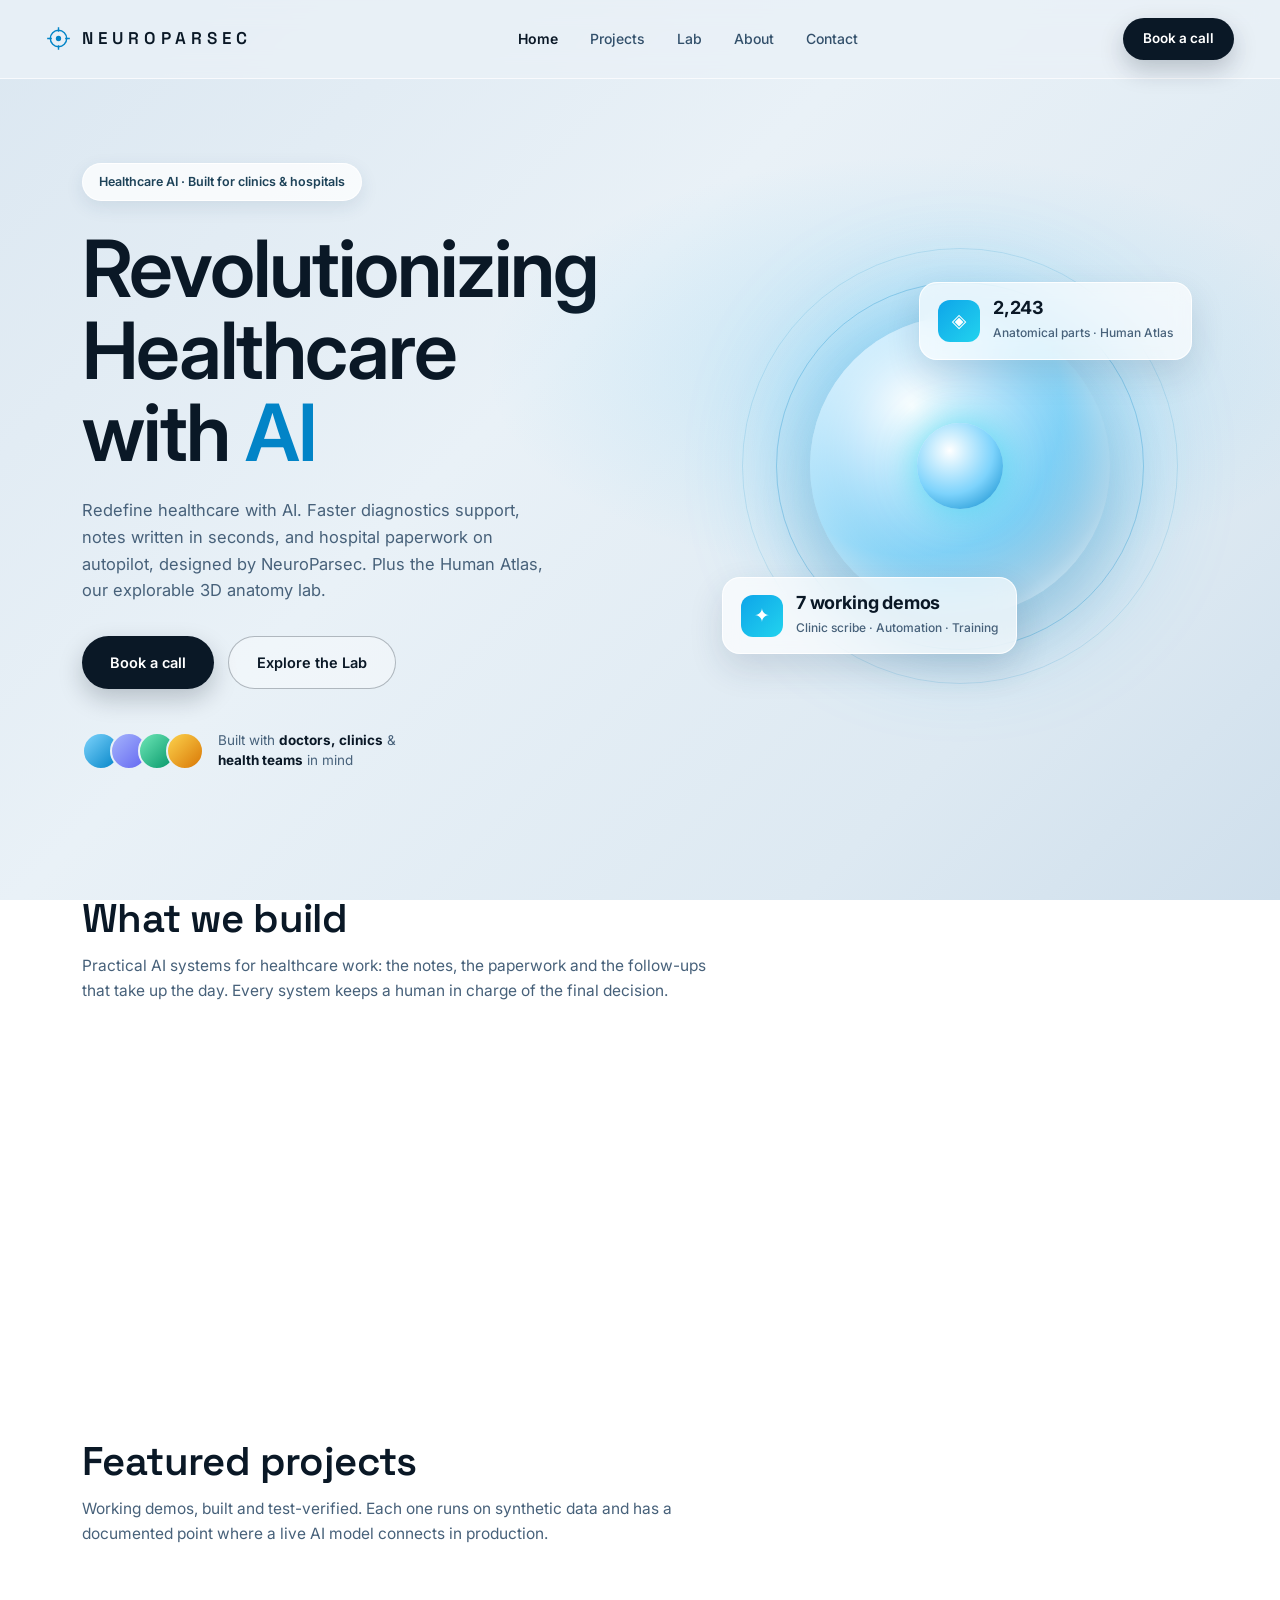
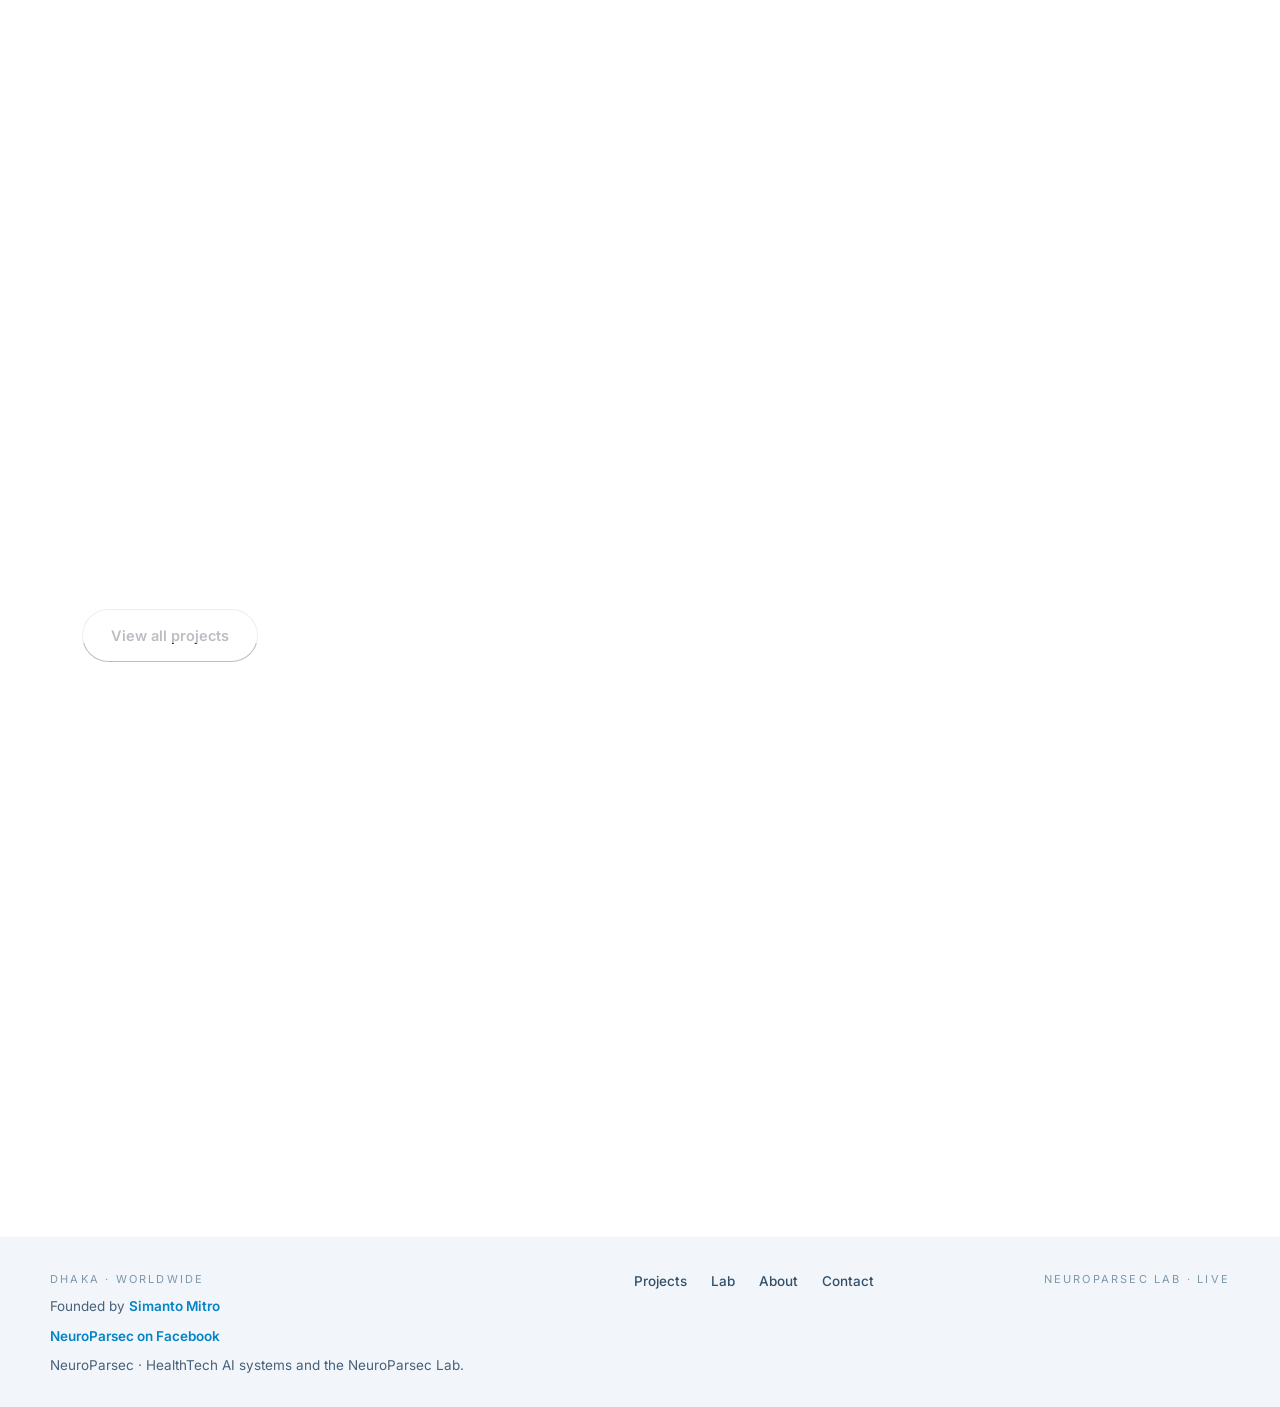
<file: index.html>
<!doctype html>
<html lang="en">
<head>
<meta charset="utf-8">
<meta name="viewport" content="width=device-width, initial-scale=1">
<title>NeuroParsec - Revolutionizing Healthcare with AI</title>
<meta name="description" content="NeuroParsec builds AI systems for clinics, hospitals and health teams: clinical documentation, workflow automation and trainer enablement. Home of the Human Atlas and NeuroParsec Lab.">
<link rel="preconnect" href="https://fonts.googleapis.com">
<link rel="preconnect" href="https://fonts.gstatic.com" crossorigin>
<link href="https://fonts.googleapis.com/css2?family=Inter:wght@300;400;500;600;700&family=Space+Grotesk:wght@500;600&display=swap" rel="stylesheet">
<link rel="stylesheet" href="styles.css">
</head>
<body>

<header class="site">
  <a class="brand" href="index.html">
    <svg viewBox="0 0 32 32" aria-hidden="true"><circle cx="16" cy="16" r="10.5" fill="none" stroke="currentColor" stroke-width="1.8"/><circle cx="16" cy="16" r="3.4" fill="currentColor"/><path d="M16 1.5v6M16 24.5v6M1.5 16h6M24.5 16h6" stroke="currentColor" stroke-width="1.8"/></svg>
    <span>NEUROPARSEC</span>
  </a>
  <nav class="links">
    <a href="index.html" class="on">Home</a>
    <a href="projects.html">Projects</a>
    <a href="lab.html">Lab</a>
    <a href="about.html">About</a>
    <a href="contact.html">Contact</a>
  </nav>
  <a class="btn btn-dark btn-small" href="contact.html">Book a call</a>
</header>

<main>
  <section class="hero">
    <div class="glow-bg"></div>
    <div class="wrap hero-grid">
      <div>
        <span class="pill">Healthcare AI · Built for clinics &amp; hospitals</span>
        <h1>Revolutionizing<br>Healthcare<br>with <em>AI</em></h1>
        <p class="sub">Redefine healthcare with AI. Faster diagnostics support, notes written in seconds, and hospital paperwork on autopilot, designed by NeuroParsec. Plus the Human Atlas, our explorable 3D anatomy lab.</p>
        <div class="cta-row">
          <a class="btn btn-dark" href="contact.html">Book a call</a>
          <a class="btn btn-ghost" href="lab.html">Explore the Lab</a>
        </div>
        <div class="trust">
          <div class="faces">
            <i style="background:linear-gradient(135deg,#7dd3fc,#0284c7)"></i>
            <i style="background:linear-gradient(135deg,#a5b4fc,#6366f1)"></i>
            <i style="background:linear-gradient(135deg,#6ee7b7,#059669)"></i>
            <i style="background:linear-gradient(135deg,#fcd34d,#d97706)"></i>
          </div>
          <p>Built with <b>doctors, clinics</b> &amp;<br><b>health teams</b> in mind</p>
        </div>
      </div>
      <div class="hero-visual" aria-hidden="true">
        <div class="orb"><div class="orb-core"></div></div>
        <div class="chip chip-a">
          <div class="ic">◈</div>
          <div><b>2,243</b><span>Anatomical parts · Human Atlas</span></div>
        </div>
        <div class="chip chip-b">
          <div class="ic">✦</div>
          <div><b>7 working demos</b><span>Clinic scribe · Automation · Training</span></div>
        </div>
      </div>
    </div>
  </section>

  <section class="block">
    <div class="wrap">
      <div class="sec-head">
        <h2>What we build</h2>
        <p>Practical AI systems for healthcare work: the notes, the paperwork and the follow-ups that take up the day. Every system keeps a human in charge of the final decision.</p>
      </div>
      <div class="grid grid-3">
        <div class="card">
          <div class="ic-lg">✎</div>
          <h3>Clinical documentation</h3>
          <p>Consultations in Bangla and English turned into clean, structured clinical summaries, so doctors spend their time on patients, not paperwork.</p>
          <a class="card-link" href="projects.html#scribe">See the Clinic Scribe</a>
        </div>
        <div class="card">
          <div class="ic-lg">⚙</div>
          <h3>Workflow automation</h3>
          <p>Enquiries, inboxes, meetings and follow-ups handled by tested automation workflows, with drafts and decisions always approved by a person first.</p>
          <a class="card-link" href="projects.html">See the workflows</a>
        </div>
        <div class="card">
          <div class="ic-lg">🎓</div>
          <h3>Training and enablement</h3>
          <p>Ready-to-teach trainer kits and curricula that help health and corporate teams learn AI skills to one consistent standard.</p>
          <a class="card-link" href="projects.html#trainer-kit">See the Trainer Kit</a>
        </div>
      </div>
    </div>
  </section>

  <section class="block">
    <div class="wrap">
      <div class="sec-head">
        <h2>Featured projects</h2>
        <p>Working demos, built and test-verified. Each one runs on synthetic data and has a documented point where a live AI model connects in production.</p>
      </div>
      <div class="grid grid-2">
        <div class="card">
          <span class="badge badge-demo">Working demo</span>
          <h3>Bilingual Clinic Scribe</h3>
          <p>Turns a doctor-patient consultation transcript, in Bangla and English mixed the way people actually speak, into a clean structured clinical summary.</p>
          <div class="tags"><span class="tag">Python</span><span class="tag">HealthTech</span><span class="tag">Clinical Documentation</span><span class="tag">Bangla and English</span></div>
          <a class="card-link" href="projects.html#scribe">View project</a>
        </div>
        <div class="card">
          <span class="badge badge-demo">Working demo</span>
          <h3>Smart Enquiry Handler</h3>
          <p>Reads each incoming enquiry, drafts a personal reply for a human to approve, logs it neatly, and sets a follow-up task based on urgency.</p>
          <div class="tags"><span class="tag">n8n</span><span class="tag">Workflow Automation</span><span class="tag">Human-in-the-Loop</span></div>
          <a class="card-link" href="projects.html#enquiry">View project</a>
        </div>
        <div class="card">
          <span class="badge badge-demo">Working demo</span>
          <h3>Meeting to Action List</h3>
          <p>Takes a meeting recording or transcript, in Bangla or English, and returns a short summary, the decisions made, and an action list with owners and dates.</p>
          <div class="tags"><span class="tag">n8n</span><span class="tag">Speech-to-Text</span><span class="tag">Summarisation</span></div>
          <a class="card-link" href="projects.html#meeting">View project</a>
        </div>
        <div class="card">
          <span class="badge badge-demo">Working demo</span>
          <h3>Prompt Engineering Trainer Kit</h3>
          <p>A complete, ready-to-teach training module on prompt engineering: trainer guide, session plan, hands-on labs, assessment and student handout.</p>
          <div class="tags"><span class="tag">Training Design</span><span class="tag">Prompt Engineering</span><span class="tag">Curriculum</span></div>
          <a class="card-link" href="projects.html#trainer-kit">View project</a>
        </div>
      </div>
      <div class="cta-row">
        <a class="btn btn-ghost" href="projects.html">View all projects</a>
      </div>
    </div>
  </section>

  <section class="block">
    <div class="wrap">
      <div class="band">
        <span class="pill">NeuroParsec Lab</span>
        <h2 style="margin-top:16px;">The Lab: Human Atlas and what comes next</h2>
        <p>NeuroParsec Lab is our research arm. Its first asset, the Human Atlas, is a live, explorable 3D anatomy experience with 2,243 anatomical parts. The Lab also hosts the Second Brain, a local-first memory module with a 3D brain interface.</p>
        <div class="cta-row">
          <a class="btn btn-dark" href="lab.html">Visit the Lab page</a>
          <a class="btn btn-ghost" href="https://simanto101.github.io/human-atlas" target="_blank" rel="noopener">Open the Human Atlas</a>
        </div>
      </div>
    </div>
  </section>
</main>

<footer class="site">
  <div class="wrap foot-in">
    <div>
      <div class="small">Dhaka · Worldwide</div>
      <p>Founded by <a href="https://simanto101.github.io/Creative-Portfolio-Website/" target="_blank" rel="noopener">Simanto Mitro</a></p>
      <p><a href="https://www.facebook.com/neuroparsec" target="_blank" rel="noopener">NeuroParsec on Facebook</a></p>
      <p>NeuroParsec · HealthTech AI systems and the NeuroParsec Lab.</p>
    </div>
    <nav class="foot-links">
      <a href="projects.html">Projects</a>
      <a href="lab.html">Lab</a>
      <a href="about.html">About</a>
      <a href="contact.html">Contact</a>
    </nav>
    <div class="small">NeuroParsec Lab · Live</div>
  </div>
</footer>

</body>
</html>
</file>
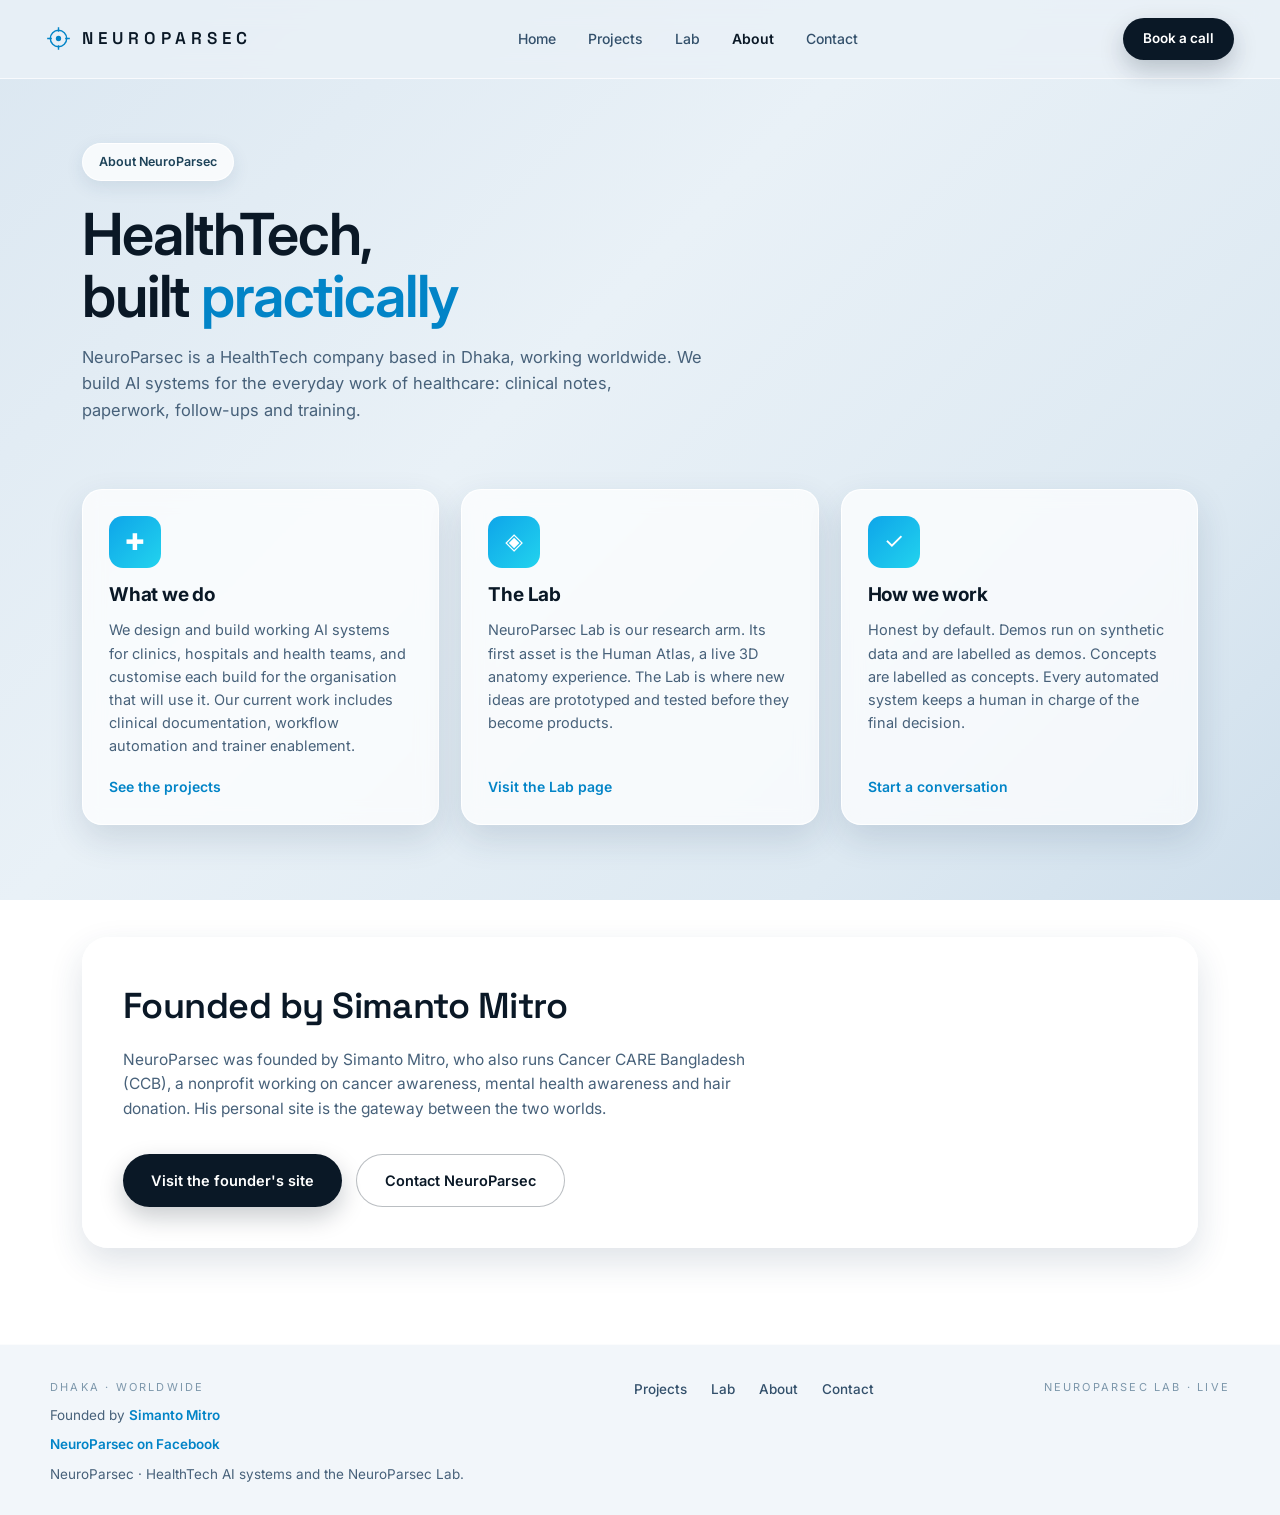
<file: about.html>
<!doctype html>
<html lang="en">
<head>
<meta charset="utf-8">
<meta name="viewport" content="width=device-width, initial-scale=1">
<title>About - NeuroParsec</title>
<meta name="description" content="NeuroParsec is a HealthTech company based in Dhaka, working worldwide. It builds practical AI systems for clinics, hospitals and health teams, and runs the NeuroParsec Lab research arm.">
<link rel="preconnect" href="https://fonts.googleapis.com">
<link rel="preconnect" href="https://fonts.gstatic.com" crossorigin>
<link href="https://fonts.googleapis.com/css2?family=Inter:wght@300;400;500;600;700&family=Space+Grotesk:wght@500;600&display=swap" rel="stylesheet">
<link rel="stylesheet" href="styles.css">
</head>
<body>

<header class="site">
  <a class="brand" href="index.html">
    <svg viewBox="0 0 32 32" aria-hidden="true"><circle cx="16" cy="16" r="10.5" fill="none" stroke="currentColor" stroke-width="1.8"/><circle cx="16" cy="16" r="3.4" fill="currentColor"/><path d="M16 1.5v6M16 24.5v6M1.5 16h6M24.5 16h6" stroke="currentColor" stroke-width="1.8"/></svg>
    <span>NEUROPARSEC</span>
  </a>
  <nav class="links">
    <a href="index.html">Home</a>
    <a href="projects.html">Projects</a>
    <a href="lab.html">Lab</a>
    <a href="about.html" class="on">About</a>
    <a href="contact.html">Contact</a>
  </nav>
  <a class="btn btn-dark btn-small" href="contact.html">Book a call</a>
</header>

<main>
  <section class="page-head">
    <div class="wrap">
      <span class="pill">About NeuroParsec</span>
      <h1>HealthTech,<br>built <em>practically</em></h1>
      <p>NeuroParsec is a HealthTech company based in Dhaka, working worldwide. We build AI systems for the everyday work of healthcare: clinical notes, paperwork, follow-ups and training.</p>
    </div>
  </section>

  <section class="block">
    <div class="wrap">
      <div class="grid grid-3">
        <div class="card">
          <div class="ic-lg">✚</div>
          <h3>What we do</h3>
          <p>We design and build working AI systems for clinics, hospitals and health teams, and customise each build for the organisation that will use it. Our current work includes clinical documentation, workflow automation and trainer enablement.</p>
          <a class="card-link" href="projects.html">See the projects</a>
        </div>
        <div class="card">
          <div class="ic-lg">◈</div>
          <h3>The Lab</h3>
          <p>NeuroParsec Lab is our research arm. Its first asset is the Human Atlas, a live 3D anatomy experience. The Lab is where new ideas are prototyped and tested before they become products.</p>
          <a class="card-link" href="lab.html">Visit the Lab page</a>
        </div>
        <div class="card">
          <div class="ic-lg">✓</div>
          <h3>How we work</h3>
          <p>Honest by default. Demos run on synthetic data and are labelled as demos. Concepts are labelled as concepts. Every automated system keeps a human in charge of the final decision.</p>
          <a class="card-link" href="contact.html">Start a conversation</a>
        </div>
      </div>
    </div>
  </section>

  <section class="block">
    <div class="wrap">
      <div class="band">
        <h2>Founded by Simanto Mitro</h2>
        <p>NeuroParsec was founded by Simanto Mitro, who also runs Cancer CARE Bangladesh (CCB), a nonprofit working on cancer awareness, mental health awareness and hair donation. His personal site is the gateway between the two worlds.</p>
        <div class="cta-row">
          <a class="btn btn-dark" href="https://simanto101.github.io/Creative-Portfolio-Website/" target="_blank" rel="noopener">Visit the founder&apos;s site</a>
          <a class="btn btn-ghost" href="contact.html">Contact NeuroParsec</a>
        </div>
      </div>
    </div>
  </section>
</main>

<footer class="site">
  <div class="wrap foot-in">
    <div>
      <div class="small">Dhaka · Worldwide</div>
      <p>Founded by <a href="https://simanto101.github.io/Creative-Portfolio-Website/" target="_blank" rel="noopener">Simanto Mitro</a></p>
      <p><a href="https://www.facebook.com/neuroparsec" target="_blank" rel="noopener">NeuroParsec on Facebook</a></p>
      <p>NeuroParsec · HealthTech AI systems and the NeuroParsec Lab.</p>
    </div>
    <nav class="foot-links">
      <a href="projects.html">Projects</a>
      <a href="lab.html">Lab</a>
      <a href="about.html">About</a>
      <a href="contact.html">Contact</a>
    </nav>
    <div class="small">NeuroParsec Lab · Live</div>
  </div>
</footer>

</body>
</html>
</file>
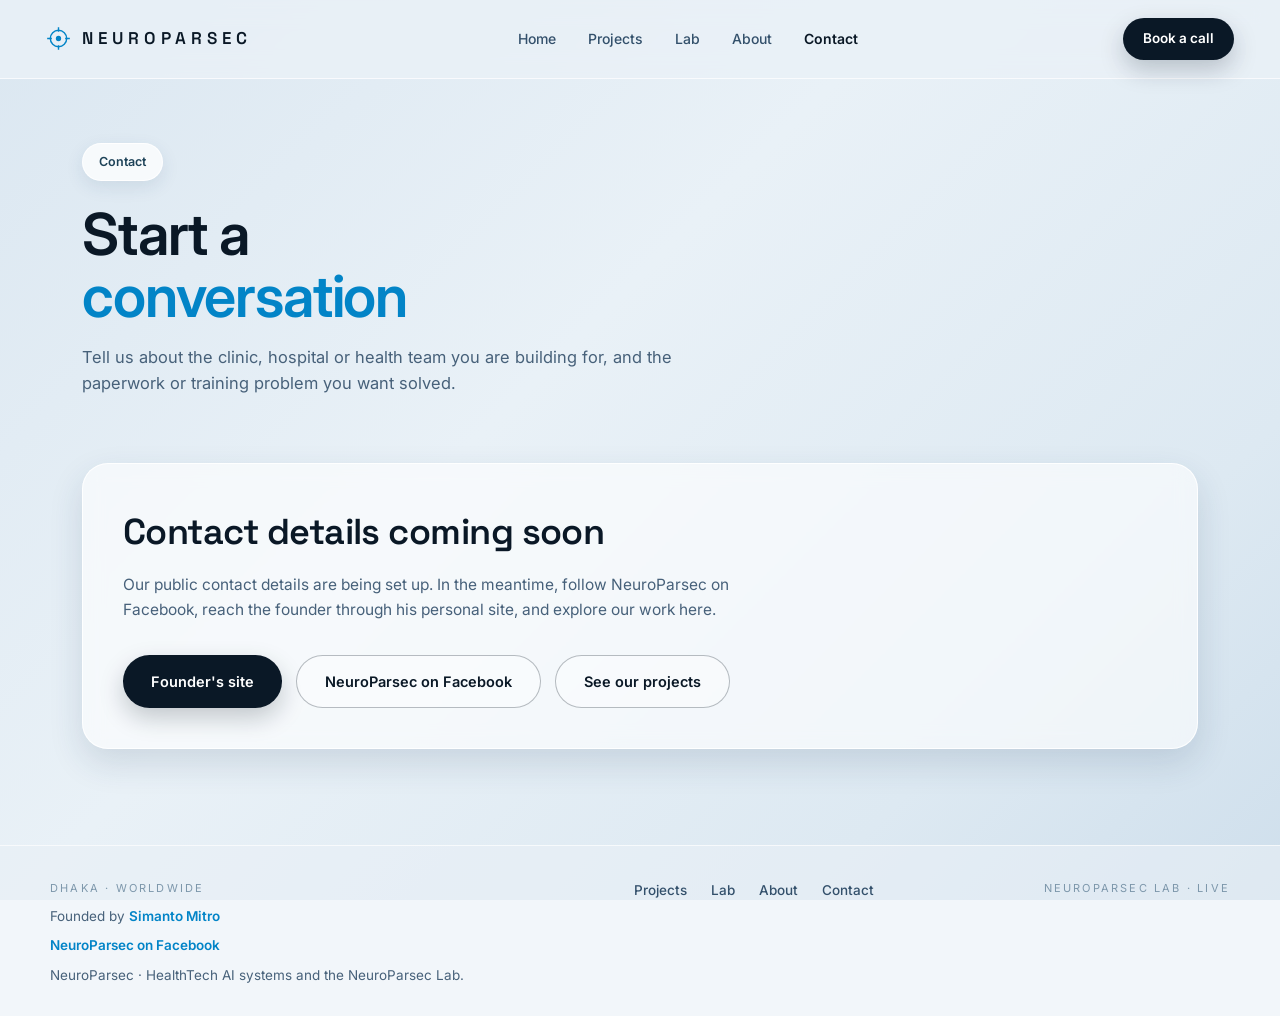
<file: contact.html>
<!doctype html>
<html lang="en">
<head>
<meta charset="utf-8">
<meta name="viewport" content="width=device-width, initial-scale=1">
<title>Contact - NeuroParsec</title>
<meta name="description" content="Contact NeuroParsec about HealthTech AI systems, clinical documentation, workflow automation and training. Contact details coming soon.">
<link rel="preconnect" href="https://fonts.googleapis.com">
<link rel="preconnect" href="https://fonts.gstatic.com" crossorigin>
<link href="https://fonts.googleapis.com/css2?family=Inter:wght@300;400;500;600;700&family=Space+Grotesk:wght@500;600&display=swap" rel="stylesheet">
<link rel="stylesheet" href="styles.css">
</head>
<body>

<header class="site">
  <a class="brand" href="index.html">
    <svg viewBox="0 0 32 32" aria-hidden="true"><circle cx="16" cy="16" r="10.5" fill="none" stroke="currentColor" stroke-width="1.8"/><circle cx="16" cy="16" r="3.4" fill="currentColor"/><path d="M16 1.5v6M16 24.5v6M1.5 16h6M24.5 16h6" stroke="currentColor" stroke-width="1.8"/></svg>
    <span>NEUROPARSEC</span>
  </a>
  <nav class="links">
    <a href="index.html">Home</a>
    <a href="projects.html">Projects</a>
    <a href="lab.html">Lab</a>
    <a href="about.html">About</a>
    <a href="contact.html" class="on">Contact</a>
  </nav>
  <a class="btn btn-dark btn-small" href="contact.html">Book a call</a>
</header>

<main>
  <section class="page-head">
    <div class="wrap">
      <span class="pill">Contact</span>
      <h1>Start a<br><em>conversation</em></h1>
      <p>Tell us about the clinic, hospital or health team you are building for, and the paperwork or training problem you want solved.</p>
    </div>
  </section>

  <section class="block">
    <div class="wrap">
      <!-- CONTACT DETAILS PLACEHOLDER - FOR BOSS TO FILL BEFORE LAUNCH:
           Contact email: not yet decided.
           Booking link: not yet decided.
           Replace the "Contact details coming soon" block below with the
           real email address and booking link once decided. Do not publish
           any address here until Boss confirms it. -->
      <div class="band">
        <h2>Contact details coming soon</h2>
        <p>Our public contact details are being set up. In the meantime, follow NeuroParsec on Facebook, reach the founder through his personal site, and explore our work here.</p>
        <div class="cta-row">
          <a class="btn btn-dark" href="https://simanto101.github.io/Creative-Portfolio-Website/" target="_blank" rel="noopener">Founder&apos;s site</a>
          <a class="btn btn-ghost" href="https://www.facebook.com/neuroparsec" target="_blank" rel="noopener">NeuroParsec on Facebook</a>
          <a class="btn btn-ghost" href="projects.html">See our projects</a>
        </div>
      </div>
    </div>
  </section>
</main>

<footer class="site">
  <div class="wrap foot-in">
    <div>
      <div class="small">Dhaka · Worldwide</div>
      <p>Founded by <a href="https://simanto101.github.io/Creative-Portfolio-Website/" target="_blank" rel="noopener">Simanto Mitro</a></p>
      <p><a href="https://www.facebook.com/neuroparsec" target="_blank" rel="noopener">NeuroParsec on Facebook</a></p>
      <p>NeuroParsec · HealthTech AI systems and the NeuroParsec Lab.</p>
    </div>
    <nav class="foot-links">
      <a href="projects.html">Projects</a>
      <a href="lab.html">Lab</a>
      <a href="about.html">About</a>
      <a href="contact.html">Contact</a>
    </nav>
    <div class="small">NeuroParsec Lab · Live</div>
  </div>
</footer>

</body>
</html>
</file>
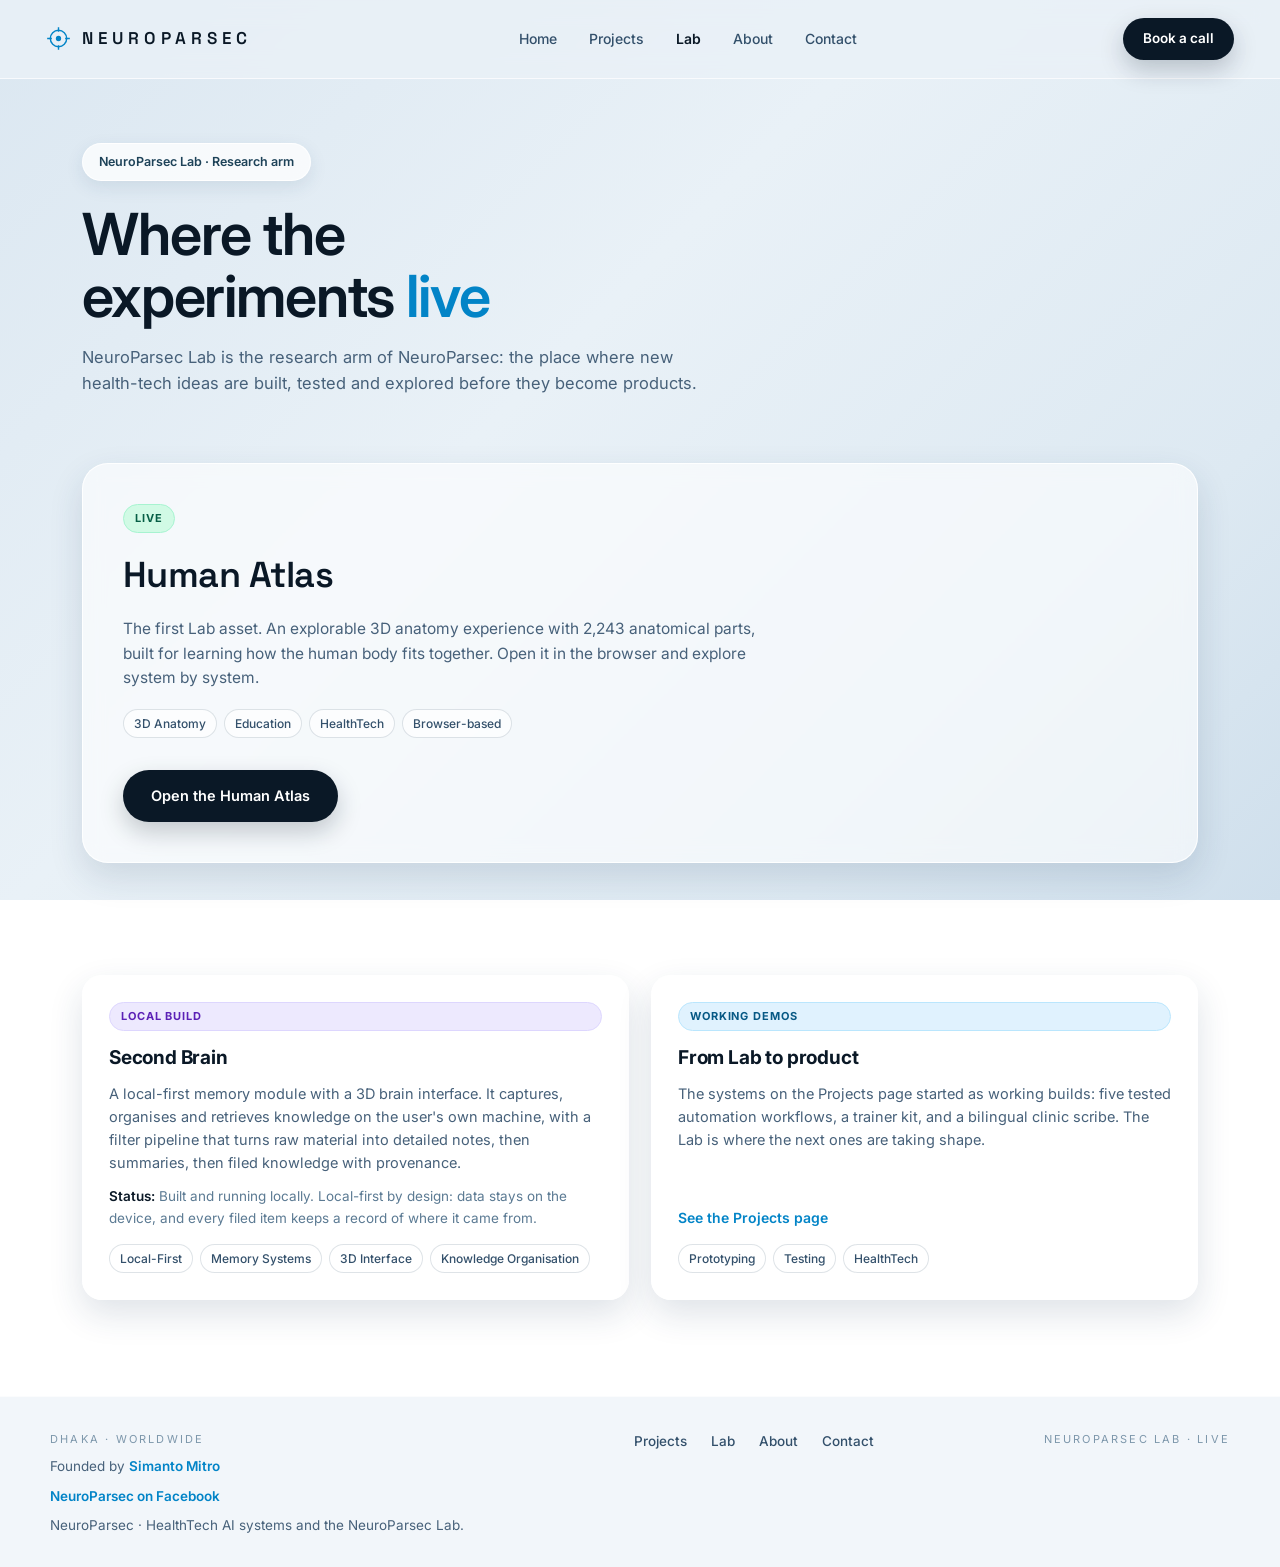
<file: lab.html>
<!doctype html>
<html lang="en">
<head>
<meta charset="utf-8">
<meta name="viewport" content="width=device-width, initial-scale=1">
<title>Lab - NeuroParsec</title>
<meta name="description" content="NeuroParsec Lab is the research arm of NeuroParsec. Home of the Human Atlas, a live explorable 3D anatomy experience, and the Second Brain local-first memory module.">
<link rel="preconnect" href="https://fonts.googleapis.com">
<link rel="preconnect" href="https://fonts.gstatic.com" crossorigin>
<link href="https://fonts.googleapis.com/css2?family=Inter:wght@300;400;500;600;700&family=Space+Grotesk:wght@500;600&display=swap" rel="stylesheet">
<link rel="stylesheet" href="styles.css">
</head>
<body>

<header class="site">
  <a class="brand" href="index.html">
    <svg viewBox="0 0 32 32" aria-hidden="true"><circle cx="16" cy="16" r="10.5" fill="none" stroke="currentColor" stroke-width="1.8"/><circle cx="16" cy="16" r="3.4" fill="currentColor"/><path d="M16 1.5v6M16 24.5v6M1.5 16h6M24.5 16h6" stroke="currentColor" stroke-width="1.8"/></svg>
    <span>NEUROPARSEC</span>
  </a>
  <nav class="links">
    <a href="index.html">Home</a>
    <a href="projects.html">Projects</a>
    <a href="lab.html" class="on">Lab</a>
    <a href="about.html">About</a>
    <a href="contact.html">Contact</a>
  </nav>
  <a class="btn btn-dark btn-small" href="contact.html">Book a call</a>
</header>

<main>
  <section class="page-head">
    <div class="wrap">
      <span class="pill">NeuroParsec Lab · Research arm</span>
      <h1>Where the<br>experiments <em>live</em></h1>
      <p>NeuroParsec Lab is the research arm of NeuroParsec: the place where new health-tech ideas are built, tested and explored before they become products.</p>
    </div>
  </section>

  <section class="block">
    <div class="wrap">
      <div class="band">
        <span class="badge badge-live">Live</span>
        <h2 style="margin-top:14px;">Human Atlas</h2>
        <p>The first Lab asset. An explorable 3D anatomy experience with 2,243 anatomical parts, built for learning how the human body fits together. Open it in the browser and explore system by system.</p>
        <div class="tags" style="margin-top:18px;">
          <span class="tag">3D Anatomy</span><span class="tag">Education</span><span class="tag">HealthTech</span><span class="tag">Browser-based</span>
        </div>
        <div class="cta-row">
          <a class="btn btn-dark" href="https://simanto101.github.io/human-atlas" target="_blank" rel="noopener">Open the Human Atlas</a>
        </div>
      </div>
    </div>
  </section>

  <section class="block">
    <div class="wrap">
      <div class="grid grid-2">
        <div class="card">
          <span class="badge badge-local">Local build</span>
          <h3>Second Brain</h3>
          <p>A local-first memory module with a 3D brain interface. It captures, organises and retrieves knowledge on the user&apos;s own machine, with a filter pipeline that turns raw material into detailed notes, then summaries, then filed knowledge with provenance.</p>
          <p class="problem"><b>Status:</b> Built and running locally. Local-first by design: data stays on the device, and every filed item keeps a record of where it came from.</p>
          <div class="tags"><span class="tag">Local-First</span><span class="tag">Memory Systems</span><span class="tag">3D Interface</span><span class="tag">Knowledge Organisation</span></div>
        </div>
        <div class="card">
          <span class="badge badge-demo">Working demos</span>
          <h3>From Lab to product</h3>
          <p>The systems on the Projects page started as working builds: five tested automation workflows, a trainer kit, and a bilingual clinic scribe. The Lab is where the next ones are taking shape.</p>
          <a class="card-link" href="projects.html">See the Projects page</a>
          <div class="tags"><span class="tag">Prototyping</span><span class="tag">Testing</span><span class="tag">HealthTech</span></div>
        </div>
      </div>
    </div>
  </section>
</main>

<footer class="site">
  <div class="wrap foot-in">
    <div>
      <div class="small">Dhaka · Worldwide</div>
      <p>Founded by <a href="https://simanto101.github.io/Creative-Portfolio-Website/" target="_blank" rel="noopener">Simanto Mitro</a></p>
      <p><a href="https://www.facebook.com/neuroparsec" target="_blank" rel="noopener">NeuroParsec on Facebook</a></p>
      <p>NeuroParsec · HealthTech AI systems and the NeuroParsec Lab.</p>
    </div>
    <nav class="foot-links">
      <a href="projects.html">Projects</a>
      <a href="lab.html">Lab</a>
      <a href="about.html">About</a>
      <a href="contact.html">Contact</a>
    </nav>
    <div class="small">NeuroParsec Lab · Live</div>
  </div>
</footer>

</body>
</html>
</file>
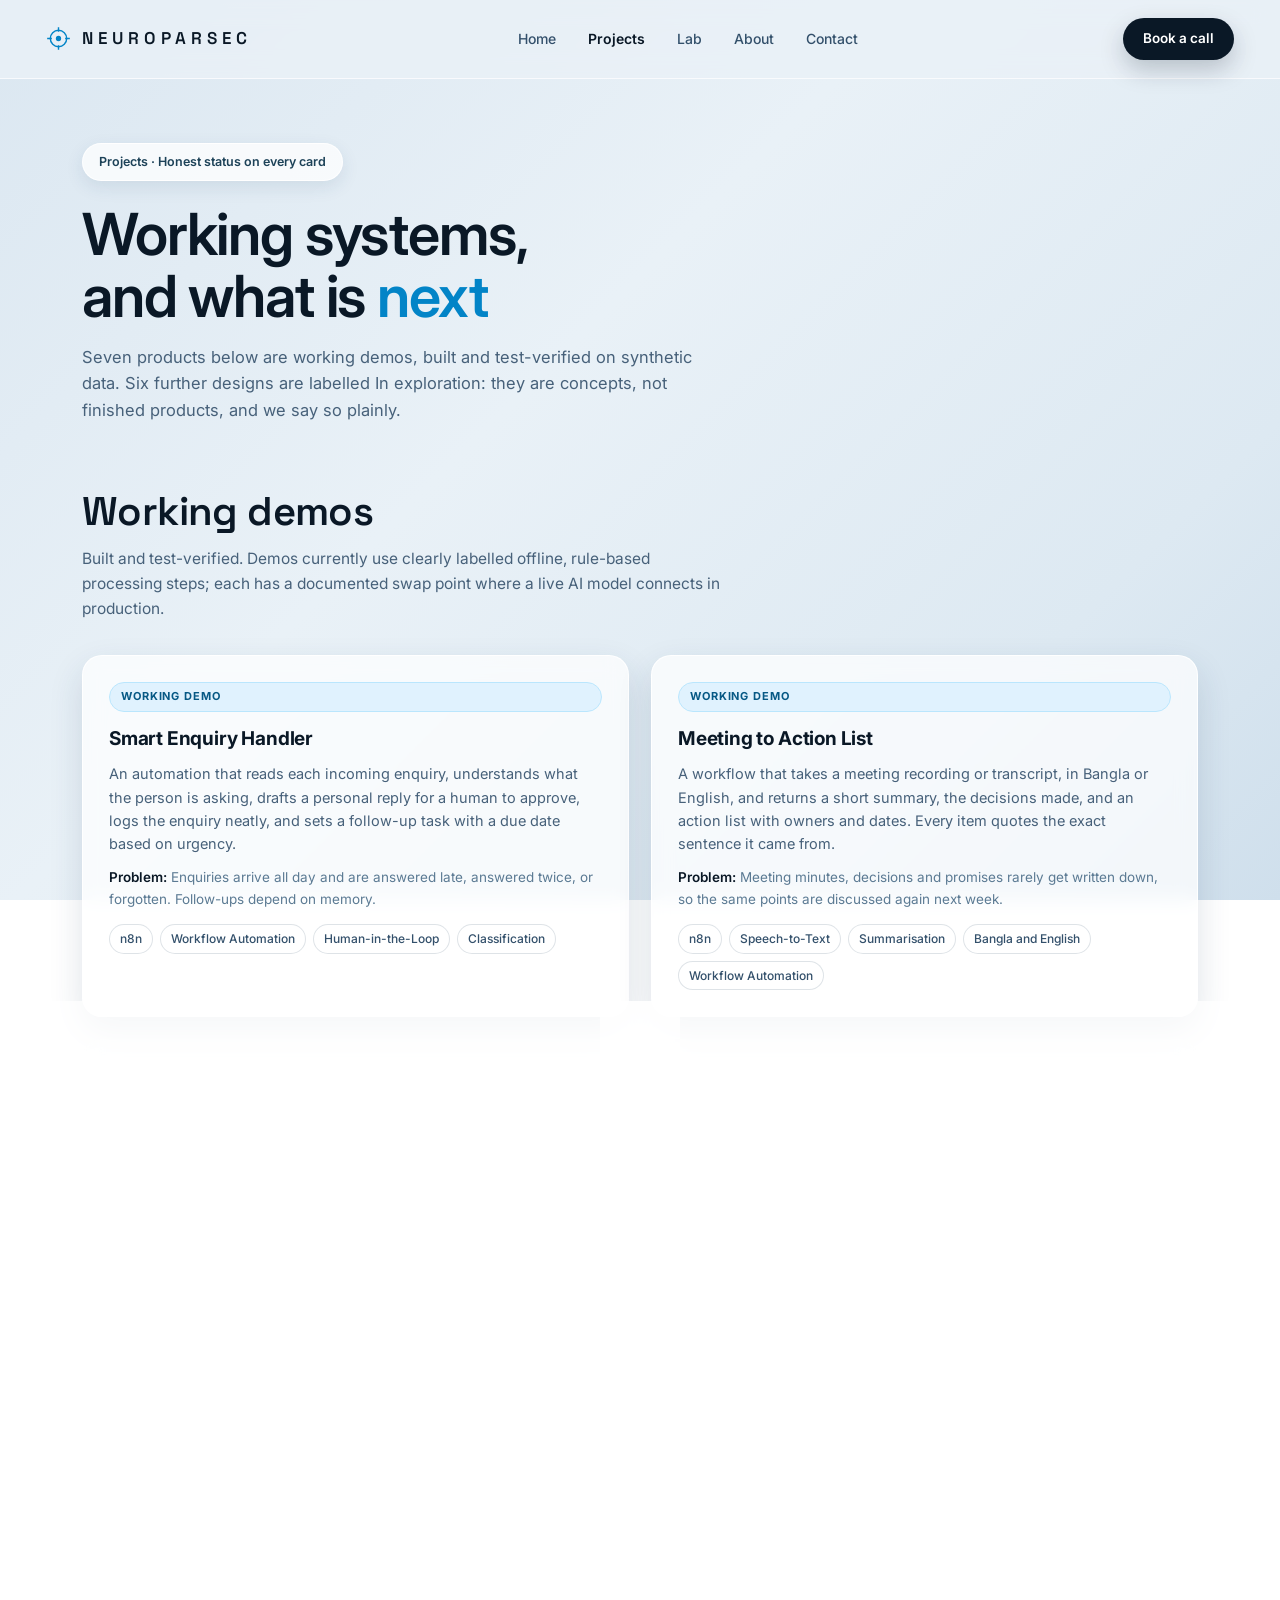
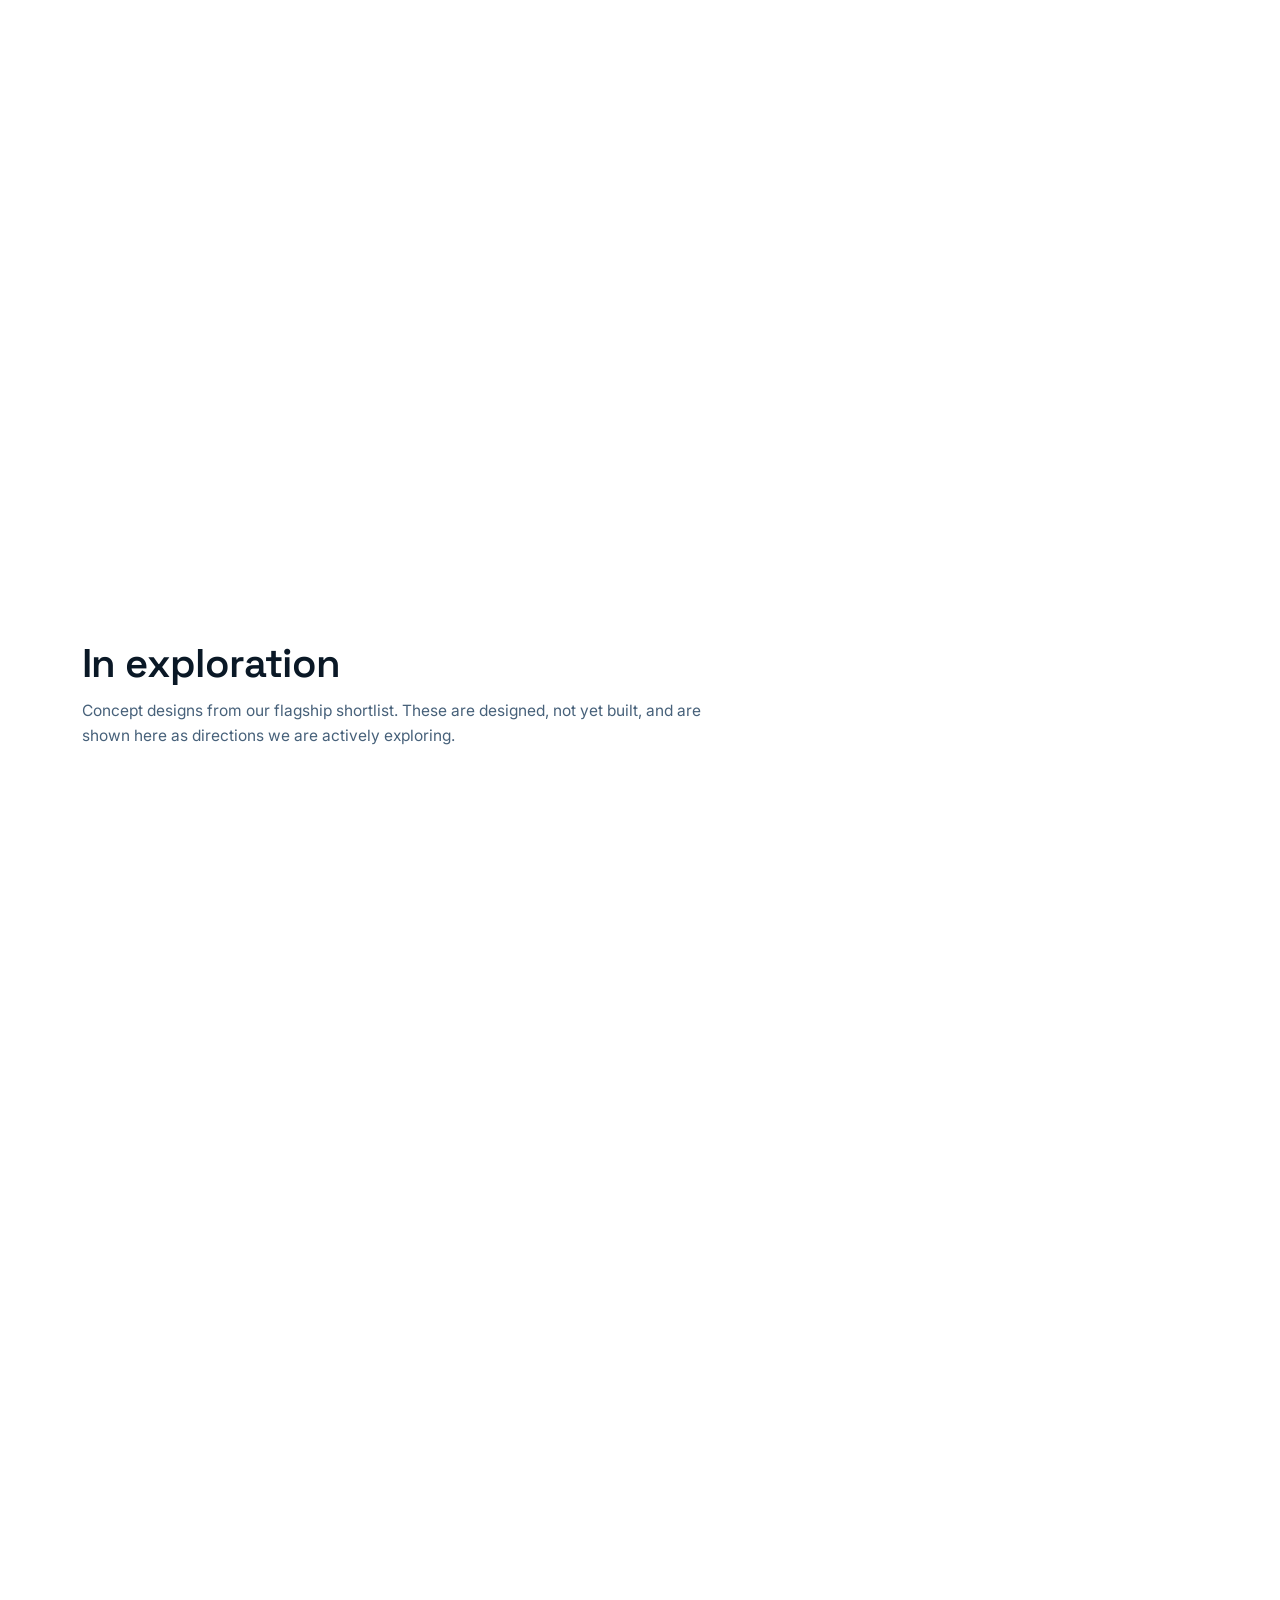
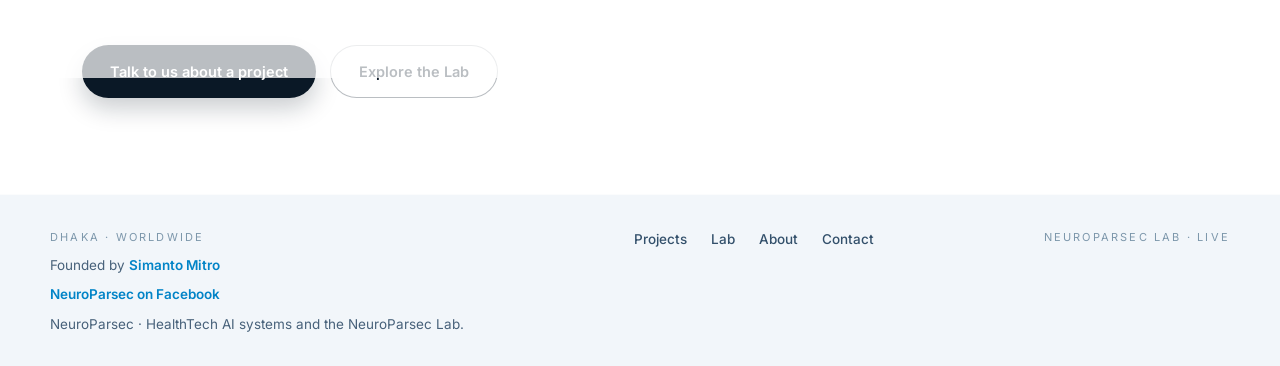
<file: projects.html>
<!doctype html>
<html lang="en">
<head>
<meta charset="utf-8">
<meta name="viewport" content="width=device-width, initial-scale=1">
<title>Projects - NeuroParsec</title>
<meta name="description" content="NeuroParsec projects: working, test-verified demos for healthcare workflow automation, clinical documentation and training, plus concept designs in exploration.">
<link rel="preconnect" href="https://fonts.googleapis.com">
<link rel="preconnect" href="https://fonts.gstatic.com" crossorigin>
<link href="https://fonts.googleapis.com/css2?family=Inter:wght@300;400;500;600;700&family=Space+Grotesk:wght@500;600&display=swap" rel="stylesheet">
<link rel="stylesheet" href="styles.css">
</head>
<body>

<header class="site">
  <a class="brand" href="index.html">
    <svg viewBox="0 0 32 32" aria-hidden="true"><circle cx="16" cy="16" r="10.5" fill="none" stroke="currentColor" stroke-width="1.8"/><circle cx="16" cy="16" r="3.4" fill="currentColor"/><path d="M16 1.5v6M16 24.5v6M1.5 16h6M24.5 16h6" stroke="currentColor" stroke-width="1.8"/></svg>
    <span>NEUROPARSEC</span>
  </a>
  <nav class="links">
    <a href="index.html">Home</a>
    <a href="projects.html" class="on">Projects</a>
    <a href="lab.html">Lab</a>
    <a href="about.html">About</a>
    <a href="contact.html">Contact</a>
  </nav>
  <a class="btn btn-dark btn-small" href="contact.html">Book a call</a>
</header>

<main>
  <section class="page-head">
    <div class="wrap">
      <span class="pill">Projects · Honest status on every card</span>
      <h1>Working systems,<br>and what is <em>next</em></h1>
      <p>Seven products below are working demos, built and test-verified on synthetic data. Six further designs are labelled In exploration: they are concepts, not finished products, and we say so plainly.</p>
    </div>
  </section>

  <section class="block">
    <div class="wrap">
      <div class="sec-head">
        <h2>Working demos</h2>
        <p>Built and test-verified. Demos currently use clearly labelled offline, rule-based processing steps; each has a documented swap point where a live AI model connects in production.</p>
      </div>
      <div class="grid grid-2">

        <div class="card" id="enquiry">
          <span class="badge badge-demo">Working demo</span>
          <h3>Smart Enquiry Handler</h3>
          <p>An automation that reads each incoming enquiry, understands what the person is asking, drafts a personal reply for a human to approve, logs the enquiry neatly, and sets a follow-up task with a due date based on urgency.</p>
          <p class="problem"><b>Problem:</b> Enquiries arrive all day and are answered late, answered twice, or forgotten. Follow-ups depend on memory.</p>
          <div class="tags"><span class="tag">n8n</span><span class="tag">Workflow Automation</span><span class="tag">Human-in-the-Loop</span><span class="tag">Classification</span></div>
        </div>

        <div class="card" id="meeting">
          <span class="badge badge-demo">Working demo</span>
          <h3>Meeting to Action List</h3>
          <p>A workflow that takes a meeting recording or transcript, in Bangla or English, and returns a short summary, the decisions made, and an action list with owners and dates. Every item quotes the exact sentence it came from.</p>
          <p class="problem"><b>Problem:</b> Meeting minutes, decisions and promises rarely get written down, so the same points are discussed again next week.</p>
          <div class="tags"><span class="tag">n8n</span><span class="tag">Speech-to-Text</span><span class="tag">Summarisation</span><span class="tag">Bangla and English</span><span class="tag">Workflow Automation</span></div>
        </div>

        <div class="card" id="inbox">
          <span class="badge badge-demo">Working demo</span>
          <h3>Inbox Triage Assistant</h3>
          <p>A workflow that reads incoming email, sorts it by type and urgency, routes each message to the right department, and drafts an acknowledgement reply for human review. Drafts are never auto-sent.</p>
          <p class="problem"><b>Problem:</b> A shared inbox is a pile: a complaint can hide under job applications while everything waits for one person to sort it.</p>
          <div class="tags"><span class="tag">n8n</span><span class="tag">Email Automation</span><span class="tag">Classification</span><span class="tag">Routing</span><span class="tag">Human-in-the-Loop</span></div>
        </div>

        <div class="card" id="cv-screening">
          <span class="badge badge-demo">Working demo</span>
          <h3>Fair CV Screening Assistant</h3>
          <p>A workflow that screens job applications against a written role rubric and returns structured scores, a shortlist with reasons, and clear flags for human review. Every score shows its full breakdown.</p>
          <p class="problem"><b>Problem:</b> Screening CVs by hand is slow and inconsistent, and black-box AI scores cannot be explained.</p>
          <div class="tags"><span class="tag">n8n</span><span class="tag">HR Tech</span><span class="tag">Transparent Scoring</span><span class="tag">Human-in-the-Loop</span></div>
        </div>

        <div class="card" id="content-pipeline">
          <span class="badge badge-demo">Working demo</span>
          <h3>Weekly Content Pipeline</h3>
          <p>A workflow that takes one topic and produces drafted, formatted content for several channels at once, staged for human approval before anything is published. No statistics are invented, ever.</p>
          <p class="problem"><b>Problem:</b> Teams know they should publish useful content every week, but writing several good posts from a blank page takes a full afternoon.</p>
          <div class="tags"><span class="tag">n8n</span><span class="tag">Content Automation</span><span class="tag">Multi-Channel Drafting</span><span class="tag">Human Approval</span></div>
        </div>

        <div class="card" id="trainer-kit">
          <span class="badge badge-demo">Working demo</span>
          <h3>Prompt Engineering Trainer Kit</h3>
          <p>A complete, ready-to-teach training module on prompt engineering: a full trainer guide, session plan, hands-on labs, an assessment with a marking guide, a student handout, and a section on common student mistakes.</p>
          <p class="problem"><b>Problem:</b> Many people can use AI tools, but far fewer can teach others to use them well, so course quality changes from batch to batch.</p>
          <div class="tags"><span class="tag">Training Design</span><span class="tag">Prompt Engineering</span><span class="tag">Curriculum</span><span class="tag">Assessment</span></div>
        </div>

        <div class="card" id="scribe">
          <span class="badge badge-demo">Working demo</span>
          <h3>Bilingual Clinic Scribe</h3>
          <p>A working demo that turns a doctor-patient consultation transcript, in Bangla and English mixed the way people actually speak, into a clean structured clinical summary, plus an honest list of what was not mentioned.</p>
          <p class="problem"><b>Problem:</b> Doctors spend a large part of their day writing notes after consultations; rushed notes are hard to read, easy to lose, and often miss details.</p>
          <div class="tags"><span class="tag">Python</span><span class="tag">HealthTech</span><span class="tag">Clinical Documentation</span><span class="tag">Bangla and English</span><span class="tag">Speech-to-Text</span></div>
        </div>

      </div>
    </div>
  </section>

  <section class="block">
    <div class="wrap">
      <div class="sec-head">
        <h2>In exploration</h2>
        <p>Concept designs from our flagship shortlist. These are designed, not yet built, and are shown here as directions we are actively exploring.</p>
      </div>
      <div class="grid grid-2">

        <div class="card" id="follow-up-engine">
          <span class="badge badge-concept">In exploration</span>
          <h3>Follow-Up Engine</h3>
          <p>A follow-up and reminder system that tracks every patient or client who is due a check-in, test result, or next step, and makes sure nobody is silently dropped.</p>
          <div class="tags"><span class="tag">HealthTech</span><span class="tag">Workflow Automation</span><span class="tag">Reminders</span><span class="tag">Escalation</span></div>
        </div>

        <div class="card" id="window">
          <span class="badge badge-concept">In exploration</span>
          <h3>150-Minute Window</h3>
          <p>A follow-up and escalation workflow built for time-critical cases, where the first hours after an event decide the outcome. It watches the clock on every open case and escalates until someone confirms it is handled.</p>
          <div class="tags"><span class="tag">HealthTech</span><span class="tag">Escalation Workflow</span><span class="tag">Time-Critical Alerts</span></div>
        </div>

        <div class="card" id="discharge">
          <span class="badge badge-concept">In exploration</span>
          <h3>Bilingual Discharge Explainer</h3>
          <p>A tool that turns a hospital discharge summary into simple instructions a patient and family can actually follow, in Bangla and English: medicine timings, care guidance, warning signs and the follow-up date.</p>
          <div class="tags"><span class="tag">HealthTech</span><span class="tag">Patient Education</span><span class="tag">Bangla and English</span><span class="tag">Plain Language</span></div>
        </div>

        <div class="card" id="tna">
          <span class="badge badge-concept">In exploration</span>
          <h3>TNA Sentinel</h3>
          <p>A training-needs analysis tool that turns staff assessment results into a clear, prioritised course plan, so training budgets go where the skill gaps actually are.</p>
          <div class="tags"><span class="tag">Training Analytics</span><span class="tag">Skills Mapping</span><span class="tag">HR Tech</span></div>
        </div>

        <div class="card" id="adr">
          <span class="badge badge-concept">In exploration</span>
          <h3>ADR Completer</h3>
          <p>A guided reporting tool that helps pharmaceutical and clinical teams complete adverse drug reaction reports correctly and completely, step by step.</p>
          <div class="tags"><span class="tag">HealthTech</span><span class="tag">Pharma</span><span class="tag">Patient Safety</span><span class="tag">Guided Forms</span></div>
        </div>

        <div class="card" id="case-to-classroom">
          <span class="badge badge-concept">In exploration</span>
          <h3>Case-to-Classroom</h3>
          <p>A tool that turns real, anonymised cases into ready teaching material for trainers, with discussion questions and a trainer guide.</p>
          <div class="tags"><span class="tag">HealthTech</span><span class="tag">Training Design</span><span class="tag">Anonymisation</span><span class="tag">Teaching Material</span></div>
        </div>

      </div>
      <div class="cta-row">
        <a class="btn btn-dark" href="contact.html">Talk to us about a project</a>
        <a class="btn btn-ghost" href="lab.html">Explore the Lab</a>
      </div>
    </div>
  </section>
</main>

<footer class="site">
  <div class="wrap foot-in">
    <div>
      <div class="small">Dhaka · Worldwide</div>
      <p>Founded by <a href="https://simanto101.github.io/Creative-Portfolio-Website/" target="_blank" rel="noopener">Simanto Mitro</a></p>
      <p><a href="https://www.facebook.com/neuroparsec" target="_blank" rel="noopener">NeuroParsec on Facebook</a></p>
      <p>NeuroParsec · HealthTech AI systems and the NeuroParsec Lab.</p>
    </div>
    <nav class="foot-links">
      <a href="projects.html">Projects</a>
      <a href="lab.html">Lab</a>
      <a href="about.html">About</a>
      <a href="contact.html">Contact</a>
    </nav>
    <div class="small">NeuroParsec Lab · Live</div>
  </div>
</footer>

</body>
</html>
</file>
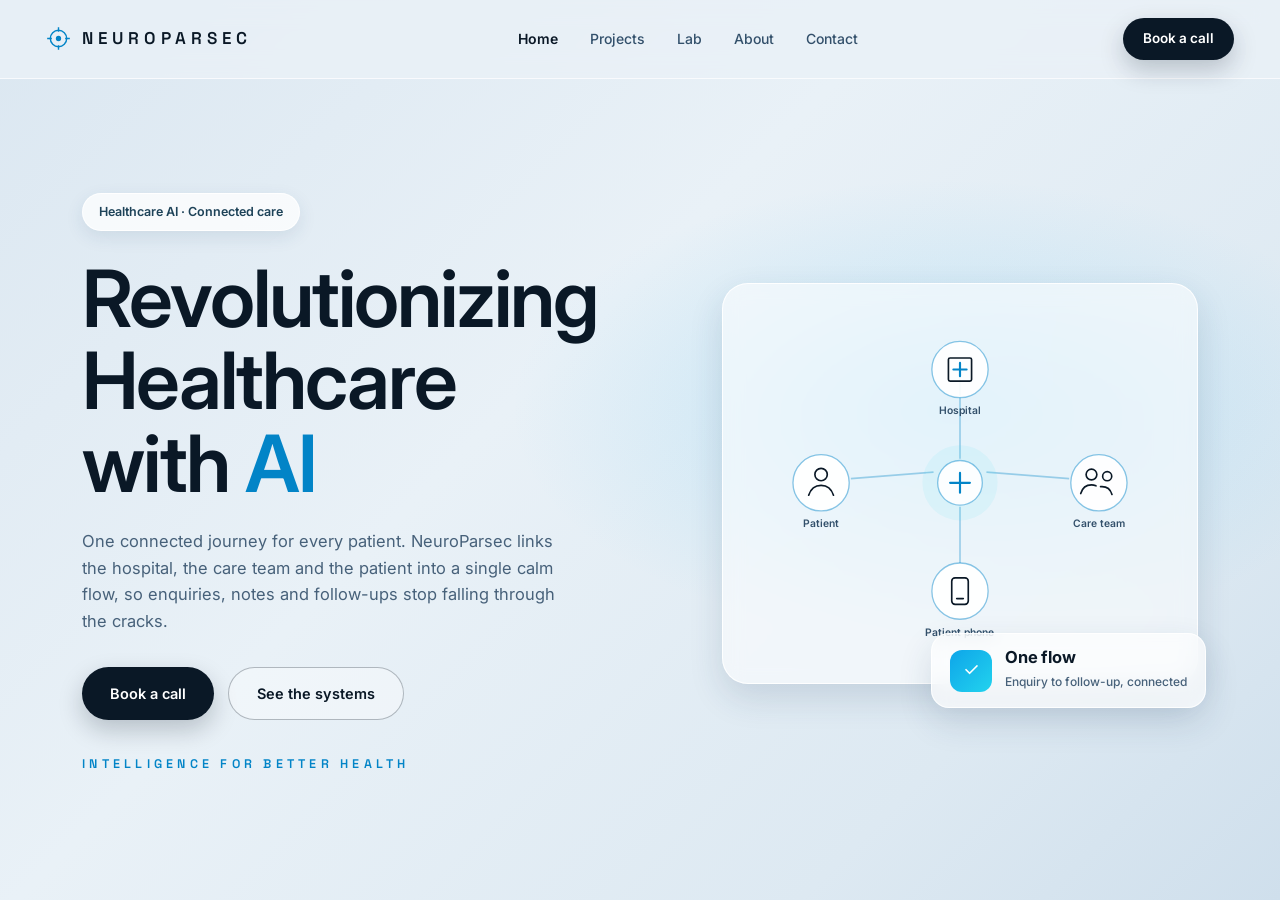
<file: versions/hero-version-b.html>
<!doctype html>
<html lang="en">
<head>
<meta charset="utf-8">
<meta name="viewport" content="width=device-width, initial-scale=1">
<title>NeuroParsec - Hero Version B: Connected Care Network</title>
<meta name="description" content="Version B hero preview for NeuroParsec: a connected-care network linking hospital, patient, phone and care team, with an ECG pulse line.">
<link rel="preconnect" href="https://fonts.googleapis.com">
<link rel="preconnect" href="https://fonts.gstatic.com" crossorigin>
<link href="https://fonts.googleapis.com/css2?family=Inter:wght@300;400;500;600;700&family=Space+Grotesk:wght@500;600&display=swap" rel="stylesheet">
<style>
:root{
  --ink:#0a1826;
  --dim:#47617a;
  --accent:#0284c7;
  --accent2:#22d3ee;
  --card:rgba(255,255,255,.72);
  --card-border:rgba(255,255,255,.9);
  --shadow:0 14px 34px rgba(25,60,95,.14);
  --radius:20px;
}
*{ margin:0; padding:0; box-sizing:border-box; }
html{ scroll-behavior:smooth; }
body{
  font-family:'Inter',system-ui,-apple-system,sans-serif;
  color:var(--ink);
  background:linear-gradient(135deg,#dbe7f1 0%, #e9f1f7 42%, #dde9f2 78%, #cfdfec 100%);
  background-attachment:fixed;
  min-height:100vh;
  line-height:1.6;
}
a{ color:var(--accent); }
.wrap{ max-width:1180px; margin:0 auto; padding:0 32px; }

/* Header */
header.site{
  position:sticky; top:0; z-index:50;
  display:flex; align-items:center; justify-content:space-between; gap:20px;
  padding:18px 46px;
  background:rgba(233,241,247,.82); backdrop-filter:blur(12px);
  border-bottom:1px solid rgba(255,255,255,.7);
}
.brand{ display:flex; align-items:center; gap:11px; color:var(--ink); text-decoration:none; flex-shrink:0; }
.brand svg{ width:25px; height:25px; color:var(--accent); }
.brand span{ font-family:'Space Grotesk',sans-serif; font-size:17px; letter-spacing:.30em; font-weight:600; }
nav.links{ display:flex; gap:32px; }
nav.links a{ color:#33506b; text-decoration:none; font-size:14px; font-weight:500; }
nav.links a:hover{ color:var(--ink); }
nav.links a.on{ color:var(--ink); font-weight:600; }

/* Buttons */
.btn{ display:inline-flex; align-items:center; gap:9px; text-decoration:none; font-weight:600; font-size:14.5px; padding:14px 28px; border-radius:999px; transition:transform .15s ease, box-shadow .15s ease; }
.btn:hover{ transform:translateY(-1px); }
.btn-dark{ background:#0a1826; color:#fff; box-shadow:0 10px 24px rgba(10,24,38,.22); }
.btn-ghost{ border:1.5px solid rgba(10,24,38,.28); color:var(--ink); background:rgba(255,255,255,.35); }
.btn-small{ padding:10px 20px; font-size:13.5px; }

/* Pill + tagline */
.pill{ display:inline-block; background:rgba(255,255,255,.75); border:1px solid rgba(255,255,255,.9); box-shadow:0 6px 18px rgba(30,70,110,.10);
  padding:8px 16px; border-radius:999px; font-size:12.5px; font-weight:600; color:#1d4258; }
.tagline{ margin-top:34px; font-family:'Space Grotesk',sans-serif; font-size:12.5px; font-weight:600; letter-spacing:.34em; color:var(--accent); }

/* Hero */
.hero{ position:relative; min-height:calc(100vh - 74px); display:flex; align-items:center; padding:48px 0 64px; overflow:hidden; }
.glow-bg{ position:absolute; inset:0; pointer-events:none;
  background:radial-gradient(ellipse 55% 45% at 74% 40%, rgba(56,189,248,.20), rgba(56,189,248,0) 62%); }
.hero-grid{ position:relative; display:grid; grid-template-columns:minmax(0,600px) 1fr; gap:40px; align-items:center; width:100%; }
.hero h1{ font-size:clamp(44px,6.4vw,79px); line-height:1.04; font-weight:600; letter-spacing:-.025em; margin-top:26px; }
.hero h1 em{ font-style:normal; color:var(--accent); }
.hero .sub{ margin-top:24px; font-size:16.5px; line-height:1.62; color:var(--dim); max-width:480px; }
.cta-row{ margin-top:32px; display:flex; gap:14px; flex-wrap:wrap; }

/* Connected care network panel */
.hero-visual{ position:relative; }
.net-card{
  position:relative;
  background:rgba(255,255,255,.55); border:1px solid var(--card-border); border-radius:26px;
  box-shadow:var(--shadow); backdrop-filter:blur(10px);
  padding:26px 22px 18px;
}
.net-card svg{ display:block; width:100%; height:auto; }
.net-line{ stroke:rgba(2,132,199,.35); stroke-width:2; }
.node-ring{ fill:rgba(255,255,255,.92); stroke:rgba(2,132,199,.45); stroke-width:1.6; }
.node-icon{ stroke:#0a1826; stroke-width:2; fill:none; stroke-linecap:round; stroke-linejoin:round; }
.node-icon .cross{ stroke:var(--accent); stroke-width:2.6; }
.node-label{ font-family:'Inter',sans-serif; font-size:12.5px; font-weight:600; fill:#33506b; text-anchor:middle; }
.ecg{ fill:none; stroke:var(--accent); stroke-width:2.6; stroke-linecap:round; stroke-linejoin:round;
  stroke-dasharray:900; stroke-dashoffset:900; animation:ecgDraw 5.5s ease-in-out infinite; }
@keyframes ecgDraw{ 0%{ stroke-dashoffset:900; } 55%{ stroke-dashoffset:0; } 100%{ stroke-dashoffset:0; } }
.hub-glow{ fill:rgba(34,211,238,.28); }

/* Floating glass chip */
.chip{ position:absolute; z-index:5; background:rgba(255,255,255,.68); backdrop-filter:blur(10px); border:1px solid rgba(255,255,255,.85);
  box-shadow:var(--shadow); border-radius:18px; padding:14px 18px; display:flex; gap:13px; align-items:center; animation:chipFloat 8s ease-in-out infinite; }
.chip .ic{ width:42px; height:42px; border-radius:12px; background:linear-gradient(135deg,#0ea5e9,#22d3ee); display:flex; align-items:center; justify-content:center; color:#fff; font-size:19px; flex-shrink:0; }
.chip b{ display:block; font-size:16.5px; font-weight:700; letter-spacing:-.01em; line-height:1.2; }
.chip span{ font-size:12px; color:var(--dim); font-weight:500; }
.chip-net{ right:-8px; bottom:-24px; }
@keyframes chipFloat{ 0%,100%{ transform:translateY(0);} 50%{ transform:translateY(-9px);} }

/* Responsive */
@media (max-width:960px){
  header.site{ padding:16px 22px; flex-wrap:wrap; }
  nav.links{ gap:20px; order:3; width:100%; }
  .hero-grid{ grid-template-columns:1fr; }
  .wrap{ padding:0 20px; }
  .chip-net{ right:0; }
}
@media (max-width:560px){
  .chip{ position:static; margin-top:16px; animation:none; }
}
</style>
</head>
<body>

<header class="site">
  <a class="brand" href="../index.html">
    <svg viewBox="0 0 32 32" aria-hidden="true"><circle cx="16" cy="16" r="10.5" fill="none" stroke="currentColor" stroke-width="1.8"/><circle cx="16" cy="16" r="3.4" fill="currentColor"/><path d="M16 1.5v6M16 24.5v6M1.5 16h6M24.5 16h6" stroke="currentColor" stroke-width="1.8"/></svg>
    <span>NEUROPARSEC</span>
  </a>
  <nav class="links">
    <a href="../index.html" class="on">Home</a>
    <a href="../projects.html">Projects</a>
    <a href="../lab.html">Lab</a>
    <a href="../about.html">About</a>
    <a href="../contact.html">Contact</a>
  </nav>
  <a class="btn btn-dark btn-small" href="../contact.html">Book a call</a>
</header>

<main>
  <section class="hero">
    <div class="glow-bg"></div>
    <div class="wrap hero-grid">
      <div>
        <span class="pill">Healthcare AI · Connected care</span>
        <h1>Revolutionizing<br>Healthcare<br>with <em>AI</em></h1>
        <p class="sub">One connected journey for every patient. NeuroParsec links the hospital, the care team and the patient into a single calm flow, so enquiries, notes and follow-ups stop falling through the cracks.</p>
        <div class="cta-row">
          <a class="btn btn-dark" href="../contact.html">Book a call</a>
          <a class="btn btn-ghost" href="../projects.html">See the systems</a>
        </div>
        <p class="tagline">INTELLIGENCE FOR BETTER HEALTH</p>
      </div>
      <div class="hero-visual">
        <div class="net-card" role="img" aria-label="A connected care network: hospital, patient, care team and phone joined around one hub, with an ECG pulse line running through it.">
          <svg viewBox="0 0 520 430" aria-hidden="true">
            <!-- connection lines -->
            <line class="net-line" x1="260" y1="78" x2="260" y2="180"/>
            <line class="net-line" x1="228" y1="196" x2="128" y2="204"/>
            <line class="net-line" x1="292" y1="196" x2="392" y2="204"/>
            <line class="net-line" x1="260" y1="238" x2="260" y2="306"/>
            <!-- ECG pulse line -->
            <polyline class="ecg" points="14,209 148,209 168,209 182,182 196,236 210,209 306,209 322,194 334,224 346,209 506,209"/>
            <!-- hub -->
            <circle class="hub-glow" cx="260" cy="209" r="40">
              <animate attributeName="r" values="34;46;34" dur="2.6s" repeatCount="indefinite"/>
              <animate attributeName="opacity" values=".8;.25;.8" dur="2.6s" repeatCount="indefinite"/>
            </circle>
            <circle class="node-ring" cx="260" cy="209" r="27"/>
            <g class="node-icon">
              <path class="cross" d="M260 197v24M248 209h24"/>
            </g>
            <!-- hospital node -->
            <circle class="node-ring" cx="260" cy="72" r="34"/>
            <g class="node-icon">
              <rect x="246" y="58" width="28" height="28" rx="2"/>
              <path class="cross" d="M260 64v16M252 72h16"/>
            </g>
            <text class="node-label" x="260" y="126">Hospital</text>
            <!-- patient node -->
            <circle class="node-ring" cx="92" cy="209" r="34"/>
            <g class="node-icon">
              <circle cx="92" cy="199" r="7.5"/>
              <path d="M77 224c2.5-8 8-12 15-12s12.5 4 15 12"/>
            </g>
            <text class="node-label" x="92" y="263">Patient</text>
            <!-- care team node -->
            <circle class="node-ring" cx="428" cy="209" r="34"/>
            <g class="node-icon">
              <circle cx="419" cy="199" r="6.5"/>
              <path d="M406 222c2-7 6.5-10.5 13-10.5 2 0 3.8.4 5.4 1.1"/>
              <circle cx="438" cy="201" r="5.5"/>
              <path d="M430 213.6c6.8-.6 11.8 2.7 13.8 9.4"/>
            </g>
            <text class="node-label" x="428" y="263">Care team</text>
            <!-- phone node -->
            <circle class="node-ring" cx="260" cy="340" r="34"/>
            <g class="node-icon">
              <rect x="250" y="324" width="20" height="32" rx="4"/>
              <path d="M256 349h8"/>
            </g>
            <text class="node-label" x="260" y="394">Patient phone</text>
          </svg>
        </div>
        <div class="chip chip-net">
          <div class="ic">✓</div>
          <div><b>One flow</b><span>Enquiry to follow-up, connected</span></div>
        </div>
      </div>
    </div>
  </section>
</main>

</body>
</html>
</file>
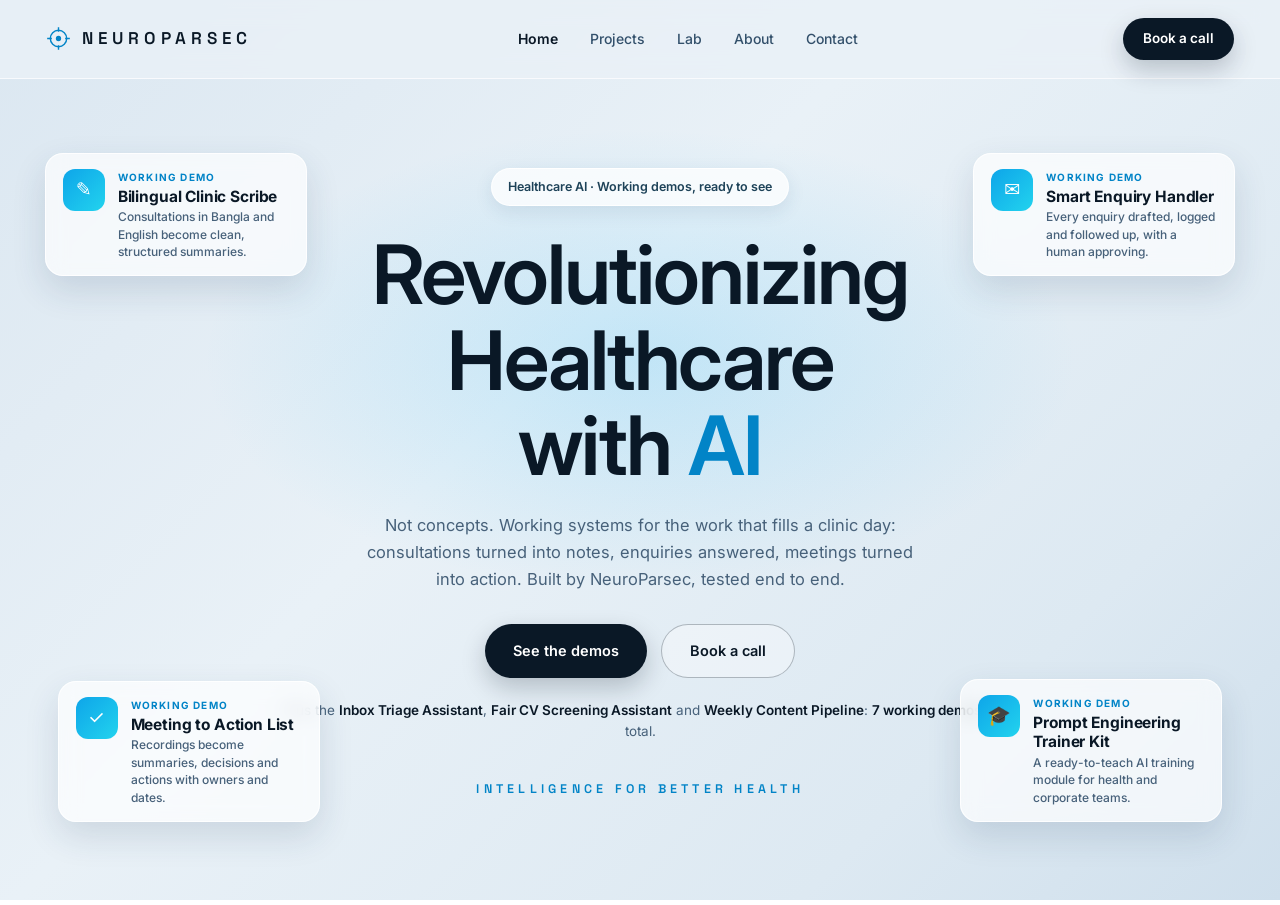
<file: versions/hero-version-c.html>
<!doctype html>
<html lang="en">
<head>
<meta charset="utf-8">
<meta name="viewport" content="width=device-width, initial-scale=1">
<title>NeuroParsec - Hero Version C: Product-Led</title>
<meta name="description" content="Version C hero preview for NeuroParsec: a product-led hero with the working demos floating as glass cards around the headline.">
<link rel="preconnect" href="https://fonts.googleapis.com">
<link rel="preconnect" href="https://fonts.gstatic.com" crossorigin>
<link href="https://fonts.googleapis.com/css2?family=Inter:wght@300;400;500;600;700&family=Space+Grotesk:wght@500;600&display=swap" rel="stylesheet">
<style>
:root{
  --ink:#0a1826;
  --dim:#47617a;
  --accent:#0284c7;
  --accent2:#22d3ee;
  --card:rgba(255,255,255,.72);
  --card-border:rgba(255,255,255,.9);
  --shadow:0 14px 34px rgba(25,60,95,.14);
  --radius:20px;
}
*{ margin:0; padding:0; box-sizing:border-box; }
html{ scroll-behavior:smooth; }
body{
  font-family:'Inter',system-ui,-apple-system,sans-serif;
  color:var(--ink);
  background:linear-gradient(135deg,#dbe7f1 0%, #e9f1f7 42%, #dde9f2 78%, #cfdfec 100%);
  background-attachment:fixed;
  min-height:100vh;
  line-height:1.6;
}
a{ color:var(--accent); }
.wrap{ max-width:1180px; margin:0 auto; padding:0 32px; }

/* Header */
header.site{
  position:sticky; top:0; z-index:50;
  display:flex; align-items:center; justify-content:space-between; gap:20px;
  padding:18px 46px;
  background:rgba(233,241,247,.82); backdrop-filter:blur(12px);
  border-bottom:1px solid rgba(255,255,255,.7);
}
.brand{ display:flex; align-items:center; gap:11px; color:var(--ink); text-decoration:none; flex-shrink:0; }
.brand svg{ width:25px; height:25px; color:var(--accent); }
.brand span{ font-family:'Space Grotesk',sans-serif; font-size:17px; letter-spacing:.30em; font-weight:600; }
nav.links{ display:flex; gap:32px; }
nav.links a{ color:#33506b; text-decoration:none; font-size:14px; font-weight:500; }
nav.links a:hover{ color:var(--ink); }
nav.links a.on{ color:var(--ink); font-weight:600; }

/* Buttons */
.btn{ display:inline-flex; align-items:center; gap:9px; text-decoration:none; font-weight:600; font-size:14.5px; padding:14px 28px; border-radius:999px; transition:transform .15s ease, box-shadow .15s ease; }
.btn:hover{ transform:translateY(-1px); }
.btn-dark{ background:#0a1826; color:#fff; box-shadow:0 10px 24px rgba(10,24,38,.22); }
.btn-ghost{ border:1.5px solid rgba(10,24,38,.28); color:var(--ink); background:rgba(255,255,255,.35); }
.btn-small{ padding:10px 20px; font-size:13.5px; }

/* Pill + tagline */
.pill{ display:inline-block; background:rgba(255,255,255,.75); border:1px solid rgba(255,255,255,.9); box-shadow:0 6px 18px rgba(30,70,110,.10);
  padding:8px 16px; border-radius:999px; font-size:12.5px; font-weight:600; color:#1d4258; }
.tagline{ margin-top:36px; font-family:'Space Grotesk',sans-serif; font-size:12.5px; font-weight:600; letter-spacing:.34em; color:var(--accent); }

/* Hero: centered, product-led */
.hero{ position:relative; min-height:calc(100vh - 74px); display:flex; align-items:center; padding:56px 0 72px; overflow:hidden; }
.glow-bg{ position:absolute; inset:0; pointer-events:none;
  background:radial-gradient(ellipse 55% 45% at 50% 34%, rgba(56,189,248,.22), rgba(56,189,248,0) 62%); }
.hero-center{ position:relative; z-index:2; max-width:780px; margin:0 auto; text-align:center; padding:0 32px; }
.hero h1{ font-size:clamp(44px,6.6vw,82px); line-height:1.04; font-weight:600; letter-spacing:-.025em; margin-top:26px; }
.hero h1 em{ font-style:normal; color:var(--accent); }
.hero .sub{ margin:24px auto 0; font-size:16.5px; line-height:1.62; color:var(--dim); max-width:560px; }
.cta-row{ margin-top:32px; display:flex; gap:14px; flex-wrap:wrap; justify-content:center; }
.more-line{ margin-top:22px; font-size:13.5px; color:var(--dim); }
.more-line b{ color:var(--ink); font-weight:600; }

/* Floating demo cards */
.chip{ position:absolute; z-index:3; width:262px; background:rgba(255,255,255,.68); backdrop-filter:blur(10px); border:1px solid rgba(255,255,255,.85);
  box-shadow:var(--shadow); border-radius:18px; padding:15px 17px; display:flex; gap:13px; align-items:flex-start; text-align:left;
  animation:chipFloat 8s ease-in-out infinite; }
.chip .ic{ width:42px; height:42px; border-radius:12px; background:linear-gradient(135deg,#0ea5e9,#22d3ee); display:flex; align-items:center; justify-content:center; color:#fff; font-size:19px; flex-shrink:0; }
.chip .demo-badge{ display:block; font-size:10px; font-weight:700; letter-spacing:.12em; color:var(--accent); text-transform:uppercase; margin-bottom:2px; }
.chip b{ display:block; font-size:15.5px; font-weight:700; letter-spacing:-.01em; line-height:1.25; }
.chip span.desc{ font-size:12px; color:var(--dim); font-weight:500; line-height:1.45; display:block; margin-top:2px; }
.chip-tl{ top:9%; left:3.5%; }
.chip-tr{ top:9%; right:3.5%; animation-delay:1.4s; }
.chip-bl{ bottom:10%; left:4.5%; animation-delay:2.2s; }
.chip-br{ bottom:10%; right:4.5%; animation-delay:.8s; }
@keyframes chipFloat{ 0%,100%{ transform:translateY(0);} 50%{ transform:translateY(-9px);} }

/* Responsive: chips stack under the hero text */
@media (max-width:1180px){
  .chip{ width:232px; }
  .chip-tl{ left:1.5%; } .chip-tr{ right:1.5%; }
  .chip-bl{ left:2.5%; } .chip-br{ right:2.5%; }
}
@media (max-width:960px){
  header.site{ padding:16px 22px; flex-wrap:wrap; }
  nav.links{ gap:20px; order:3; width:100%; }
  .hero{ display:block; padding-top:44px; }
  .chip{ position:static; width:auto; max-width:520px; margin:14px auto 0; animation:none; }
  .chip-stack{ position:relative; z-index:2; max-width:1180px; margin:26px auto 0; padding:0 20px; }
}
@media (min-width:961px){
  .chip-stack{ display:contents; }
}
</style>
</head>
<body>

<header class="site">
  <a class="brand" href="../index.html">
    <svg viewBox="0 0 32 32" aria-hidden="true"><circle cx="16" cy="16" r="10.5" fill="none" stroke="currentColor" stroke-width="1.8"/><circle cx="16" cy="16" r="3.4" fill="currentColor"/><path d="M16 1.5v6M16 24.5v6M1.5 16h6M24.5 16h6" stroke="currentColor" stroke-width="1.8"/></svg>
    <span>NEUROPARSEC</span>
  </a>
  <nav class="links">
    <a href="../index.html" class="on">Home</a>
    <a href="../projects.html">Projects</a>
    <a href="../lab.html">Lab</a>
    <a href="../about.html">About</a>
    <a href="../contact.html">Contact</a>
  </nav>
  <a class="btn btn-dark btn-small" href="../contact.html">Book a call</a>
</header>

<main>
  <section class="hero">
    <div class="glow-bg"></div>
    <div class="hero-center">
      <span class="pill">Healthcare AI · Working demos, ready to see</span>
      <h1>Revolutionizing<br>Healthcare<br>with <em>AI</em></h1>
      <p class="sub">Not concepts. Working systems for the work that fills a clinic day: consultations turned into notes, enquiries answered, meetings turned into action. Built by NeuroParsec, tested end to end.</p>
      <div class="cta-row">
        <a class="btn btn-dark" href="../projects.html">See the demos</a>
        <a class="btn btn-ghost" href="../contact.html">Book a call</a>
      </div>
      <p class="more-line">Plus the <b>Inbox Triage Assistant</b>, <b>Fair CV Screening Assistant</b> and <b>Weekly Content Pipeline</b>: <b>7 working demos</b> in total.</p>
      <p class="tagline">INTELLIGENCE FOR BETTER HEALTH</p>
    </div>
    <div class="chip-stack">
      <div class="chip chip-tl">
        <div class="ic">✎</div>
        <div>
          <span class="demo-badge">Working demo</span>
          <b>Bilingual Clinic Scribe</b>
          <span class="desc">Consultations in Bangla and English become clean, structured summaries.</span>
        </div>
      </div>
      <div class="chip chip-tr">
        <div class="ic">✉</div>
        <div>
          <span class="demo-badge">Working demo</span>
          <b>Smart Enquiry Handler</b>
          <span class="desc">Every enquiry drafted, logged and followed up, with a human approving.</span>
        </div>
      </div>
      <div class="chip chip-bl">
        <div class="ic">✓</div>
        <div>
          <span class="demo-badge">Working demo</span>
          <b>Meeting to Action List</b>
          <span class="desc">Recordings become summaries, decisions and actions with owners and dates.</span>
        </div>
      </div>
      <div class="chip chip-br">
        <div class="ic">🎓</div>
        <div>
          <span class="demo-badge">Working demo</span>
          <b>Prompt Engineering Trainer Kit</b>
          <span class="desc">A ready-to-teach AI training module for health and corporate teams.</span>
        </div>
      </div>
    </div>
  </section>
</main>

</body>
</html>
</file>
<file: styles.css>
/* NeuroParsec - light design system
   Based on the v3 light frontpage demo (np-hero-light.html):
   pale gradient background, dark ink headlines, one glowing
   health-tech hero object, floating glass chips, black pill CTAs. */

:root{
  --ink:#0a1826;
  --dim:#47617a;
  --accent:#0284c7;
  --accent2:#22d3ee;
  --card:rgba(255,255,255,.72);
  --card-border:rgba(255,255,255,.9);
  --shadow:0 14px 34px rgba(25,60,95,.14);
  --radius:20px;
}
*{ margin:0; padding:0; box-sizing:border-box; }
html{ scroll-behavior:smooth; }
body{
  font-family:'Inter',system-ui,-apple-system,sans-serif;
  color:var(--ink);
  background:linear-gradient(135deg,#dbe7f1 0%, #e9f1f7 42%, #dde9f2 78%, #cfdfec 100%);
  background-attachment:fixed;
  min-height:100vh;
  line-height:1.6;
}
a{ color:var(--accent); }
.wrap{ max-width:1180px; margin:0 auto; padding:0 32px; }

/* Header */
header.site{
  position:sticky; top:0; z-index:50;
  display:flex; align-items:center; justify-content:space-between; gap:20px;
  padding:18px 46px;
  background:rgba(233,241,247,.82); backdrop-filter:blur(12px);
  border-bottom:1px solid rgba(255,255,255,.7);
}
.brand{ display:flex; align-items:center; gap:11px; color:var(--ink); text-decoration:none; flex-shrink:0; }
.brand svg{ width:25px; height:25px; color:var(--accent); }
.brand span{ font-family:'Space Grotesk',sans-serif; font-size:17px; letter-spacing:.30em; font-weight:600; }
nav.links{ display:flex; gap:32px; }
nav.links a{ color:#33506b; text-decoration:none; font-size:14px; font-weight:500; }
nav.links a:hover{ color:var(--ink); }
nav.links a.on{ color:var(--ink); font-weight:600; }

/* Buttons */
.btn{ display:inline-flex; align-items:center; gap:9px; text-decoration:none; font-weight:600; font-size:14.5px; padding:14px 28px; border-radius:999px; transition:transform .15s ease, box-shadow .15s ease; }
.btn:hover{ transform:translateY(-1px); }
.btn-dark{ background:#0a1826; color:#fff; box-shadow:0 10px 24px rgba(10,24,38,.22); }
.btn-ghost{ border:1.5px solid rgba(10,24,38,.28); color:var(--ink); background:rgba(255,255,255,.35); }
.btn-small{ padding:10px 20px; font-size:13.5px; }

/* Pills, badges, tags */
.pill{ display:inline-block; background:rgba(255,255,255,.75); border:1px solid rgba(255,255,255,.9); box-shadow:0 6px 18px rgba(30,70,110,.10);
  padding:8px 16px; border-radius:999px; font-size:12.5px; font-weight:600; color:#1d4258; }
.badge{ display:inline-block; font-size:11px; font-weight:700; letter-spacing:.08em; text-transform:uppercase; padding:5px 11px; border-radius:999px; }
.badge-live{ background:#d1fae5; color:#065f46; border:1px solid #a7f3d0; }
.badge-demo{ background:#e0f2fe; color:#075985; border:1px solid #bae6fd; }
.badge-concept{ background:#fef3c7; color:#92400e; border:1px solid #fde68a; }
.badge-local{ background:#ede9fe; color:#5b21b6; border:1px solid #ddd6fe; }
.tag{ display:inline-block; font-size:12px; font-weight:500; color:#33506b; background:rgba(255,255,255,.65); border:1px solid rgba(51,80,107,.16); padding:4px 10px; border-radius:999px; }
.tags{ display:flex; flex-wrap:wrap; gap:7px; margin-top:14px; }

/* Hero */
.hero{ position:relative; padding:84px 0 70px; overflow:visible; }
.hero-grid{ display:grid; grid-template-columns:minmax(0,600px) 1fr; gap:40px; align-items:center; }
.hero h1{ font-size:clamp(44px,6.4vw,79px); line-height:1.04; font-weight:600; letter-spacing:-.025em; margin-top:26px; }
.hero h1 em{ font-style:normal; color:var(--accent); }
.hero .sub{ margin-top:24px; font-size:16.5px; line-height:1.62; color:var(--dim); max-width:480px; }
.cta-row{ margin-top:32px; display:flex; gap:14px; flex-wrap:wrap; }
.trust{ margin-top:42px; display:flex; align-items:center; gap:14px; }
.trust .faces{ display:flex; }
.trust .faces i{ width:38px; height:38px; border-radius:50%; border:2.5px solid #e9f1f7; margin-left:-10px; display:block; }
.trust .faces i:first-child{ margin-left:0; }
.trust p{ font-size:13.5px; color:var(--dim); line-height:1.45; }
.trust p b{ color:var(--ink); }

/* The one glowing hero object */
.hero-visual{ position:relative; min-height:420px; }
.orb{
  position:absolute; left:50%; top:50%; width:300px; height:300px; transform:translate(-50%,-50%);
  border-radius:50%;
  background:
    radial-gradient(circle at 34% 30%, rgba(255,255,255,.95) 0%, rgba(186,230,253,.85) 26%, rgba(56,189,248,.55) 52%, rgba(2,132,199,.35) 74%, rgba(2,132,199,.08) 100%);
  box-shadow:0 0 90px 30px rgba(56,189,248,.35), 0 30px 60px rgba(25,60,95,.18), inset 0 0 60px rgba(255,255,255,.55);
  animation:orbFloat 7s ease-in-out infinite;
}
.orb::before, .orb::after{
  content:""; position:absolute; inset:-34px; border-radius:50%;
  border:1.5px solid rgba(2,132,199,.28);
}
.orb::after{ inset:-68px; border-color:rgba(2,132,199,.14); }
.orb-core{
  position:absolute; left:50%; top:50%; width:86px; height:86px; transform:translate(-50%,-50%);
  border-radius:50%; background:radial-gradient(circle at 38% 32%, #fff, #7dd3fc 55%, #0284c7);
  box-shadow:0 0 44px rgba(34,211,238,.75);
}
@keyframes orbFloat{ 0%,100%{ transform:translate(-50%,-52%);} 50%{ transform:translate(-50%,-47%);} }
.glow-bg{ position:absolute; inset:0; pointer-events:none;
  background:radial-gradient(ellipse 55% 45% at 72% 38%, rgba(56,189,248,.20), rgba(56,189,248,0) 62%); }

/* Floating glass chips */
.chip{ position:absolute; z-index:5; background:rgba(255,255,255,.68); backdrop-filter:blur(10px); border:1px solid rgba(255,255,255,.85);
  box-shadow:var(--shadow); border-radius:18px; padding:14px 18px; display:flex; gap:13px; align-items:center; animation:chipFloat 8s ease-in-out infinite; }
.chip .ic{ width:42px; height:42px; border-radius:12px; background:linear-gradient(135deg,#0ea5e9,#22d3ee); display:flex; align-items:center; justify-content:center; color:#fff; font-size:19px; flex-shrink:0; }
.chip b{ display:block; font-size:18px; font-weight:700; letter-spacing:-.01em; line-height:1.2; }
.chip span{ font-size:12px; color:var(--dim); font-weight:500; }
.chip-a{ right:6px; top:26px; }
.chip-b{ left:0; bottom:22px; animation-delay:1.6s; }
@keyframes chipFloat{ 0%,100%{ transform:translateY(0);} 50%{ transform:translateY(-9px);} }

/* Sections and cards */
section.block{ padding:56px 0; }
.sec-head{ max-width:640px; margin-bottom:34px; }
.sec-head h2{ font-family:'Space Grotesk',sans-serif; font-size:clamp(28px,3.6vw,40px); font-weight:600; letter-spacing:-.015em; line-height:1.15; }
.sec-head p{ margin-top:12px; color:var(--dim); font-size:15.5px; }
.grid{ display:grid; gap:22px; }
.grid-3{ grid-template-columns:repeat(3,1fr); }
.grid-2{ grid-template-columns:repeat(2,1fr); }
.card{
  background:var(--card); border:1px solid var(--card-border); border-radius:var(--radius);
  box-shadow:var(--shadow); padding:26px; backdrop-filter:blur(10px);
  display:flex; flex-direction:column;
}
.card h3{ font-size:19px; font-weight:700; letter-spacing:-.01em; margin:12px 0 8px; }
.card p{ font-size:14.5px; color:var(--dim); }
.card .problem{ margin-top:12px; font-size:13.5px; color:#5b7a93; }
.card .problem b{ color:var(--ink); font-weight:600; }
.card .card-link{ margin-top:auto; padding-top:18px; font-size:14px; font-weight:600; text-decoration:none; }
.card .card-link:hover{ text-decoration:underline; }
.card .ic-lg{ width:52px; height:52px; border-radius:14px; background:linear-gradient(135deg,#0ea5e9,#22d3ee); display:flex; align-items:center; justify-content:center; color:#fff; font-size:23px; }

/* Lab strip / feature band */
.band{
  background:rgba(255,255,255,.6); border:1px solid var(--card-border); border-radius:26px;
  box-shadow:var(--shadow); padding:40px; backdrop-filter:blur(10px);
}
.band h2{ font-family:'Space Grotesk',sans-serif; font-size:clamp(26px,3.4vw,36px); font-weight:600; letter-spacing:-.015em; }
.band p{ color:var(--dim); margin-top:12px; max-width:640px; font-size:15.5px; }

/* Page heads (inner pages) */
.page-head{ padding:64px 0 10px; }
.page-head h1{ font-size:clamp(38px,5vw,58px); line-height:1.08; font-weight:600; letter-spacing:-.02em; margin-top:22px; }
.page-head h1 em{ font-style:normal; color:var(--accent); }
.page-head p{ margin-top:16px; color:var(--dim); font-size:16.5px; max-width:620px; }

/* Footer */
footer.site{ margin-top:40px; border-top:1px solid rgba(255,255,255,.7); background:rgba(233,241,247,.6); }
.foot-in{ display:flex; justify-content:space-between; align-items:flex-start; gap:28px; padding:34px 0 30px; flex-wrap:wrap; }
.foot-in .small{ font-size:11px; letter-spacing:.2em; color:#7d97ab; text-transform:uppercase; }
.foot-in p{ font-size:13.5px; color:var(--dim); margin-top:8px; }
.foot-in a{ font-weight:600; text-decoration:none; }
.foot-in a:hover{ text-decoration:underline; }
.foot-links{ display:flex; gap:24px; }
.foot-links a{ color:#33506b; font-size:13.5px; font-weight:500; }

/* Responsive */
@media (max-width:960px){
  header.site{ padding:16px 22px; flex-wrap:wrap; }
  nav.links{ gap:20px; order:3; width:100%; }
  .hero-grid{ grid-template-columns:1fr; }
  .hero-visual{ min-height:360px; }
  .grid-3, .grid-2{ grid-template-columns:1fr; }
  .wrap{ padding:0 20px; }
  .band{ padding:28px; }
}
@media (max-width:560px){
  .chip{ position:static; margin-top:14px; animation:none; }
  .hero-visual{ min-height:300px; }
  .orb{ width:220px; height:220px; }
}
</file>
